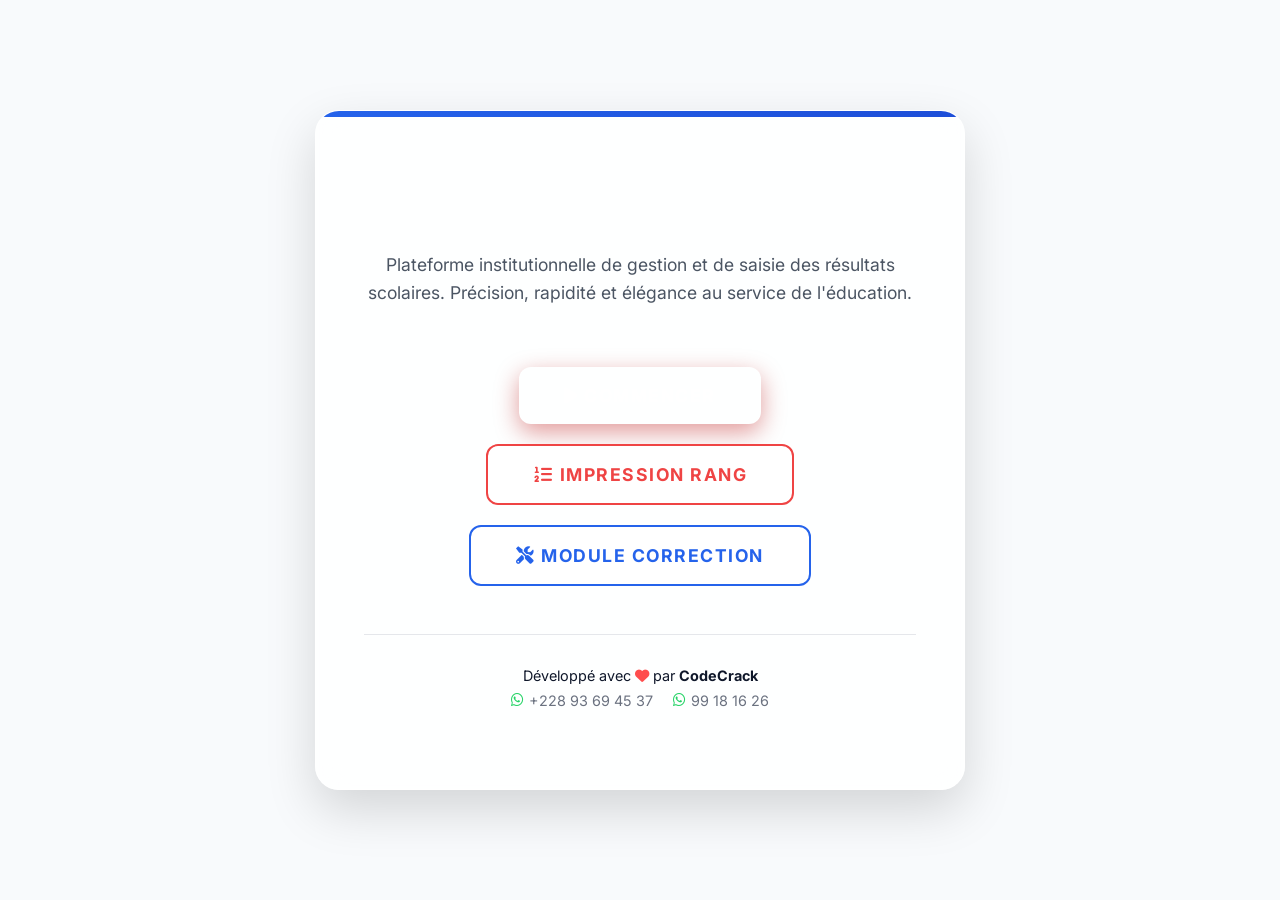
<file: index.html>
<!DOCTYPE html>
<html lang="fr">
<head>
    <meta charset="UTF-8">
    <meta name="viewport" content="width=device-width, initial-scale=1.0">
    <title>Saisie des Bulletins de Note | Accueil</title>
    <link rel="stylesheet" href="style.css">
    <link rel="stylesheet" href="https://cdnjs.cloudflare.com/ajax/libs/font-awesome/6.0.0/css/all.min.css">
</head>
<body>
    <main class="main-container">
        <div class="glass-card animate-fade-in">
            <h1 style="font-size: 3.5rem; margin-bottom: 1.5rem;">GestBull_JS</h1>
            <p class="description">Plateforme institutionnelle de gestion et de saisie des résultats scolaires. Précision, rapidité et élégance au service de l'éducation.</p>
            <br>
            
            <div style="display: flex; gap: 20px; justify-content: center; flex-wrap: wrap;">
                <a href="Choix.html" class="btn-premium btn-pulse">
                    <i class="fas fa-play"></i>
                    <span>Commencer</span>
                </a>
                <a href="selection_rangs.php" class="btn-premium" style="background: white; color: var(--secondary-color); border: 2px solid var(--secondary-color); box-shadow: none;">
                    <i class="fas fa-list-ol"></i>
                    <span>Impression Rang</span>
                </a>
                <a href="correction.php" class="btn-premium" style="background: white; color: var(--primary-color); border: 2px solid var(--primary-color); box-shadow: none;">
                    <i class="fas fa-screwdriver-wrench"></i>
                    <span>Module Correction</span>
                </a>
            </div>

            <footer style="margin-top: 3rem; border-top: 1px solid #e5e7eb; padding-top: 2rem;">
                <p style="margin-bottom: 0.5rem; color: var(--text-color-dark);">Développé avec <i class="fas fa-heart" style="color: #ff4d4d;"></i> par <strong>CodeCrack</strong></p>
                <div style="font-size: 0.9rem; color: #6b7280; display: flex; justify-content: center; gap: 20px;">
                    <a href="https://wa.me/22893694537" target="_blank" rel="noopener noreferrer" style="color: #6b7280; text-decoration: none; transition: var(--transition); display: flex; align-items: center; gap: 5px;">
                        <i class="fab fa-whatsapp" style="color: #25d366;"></i> +228 93 69 45 37
                    </a>
                    <a href="https://wa.me/22899181626" target="_blank" rel="noopener noreferrer" style="color: #6b7280; text-decoration: none; transition: var(--transition); display: flex; align-items: center; gap: 5px;">
                        <i class="fab fa-whatsapp" style="color: #25d366;"></i> 99 18 16 26
                    </a>
                </div>
            </footer>
        </div>
    </main>
</body>
</html>
</file>
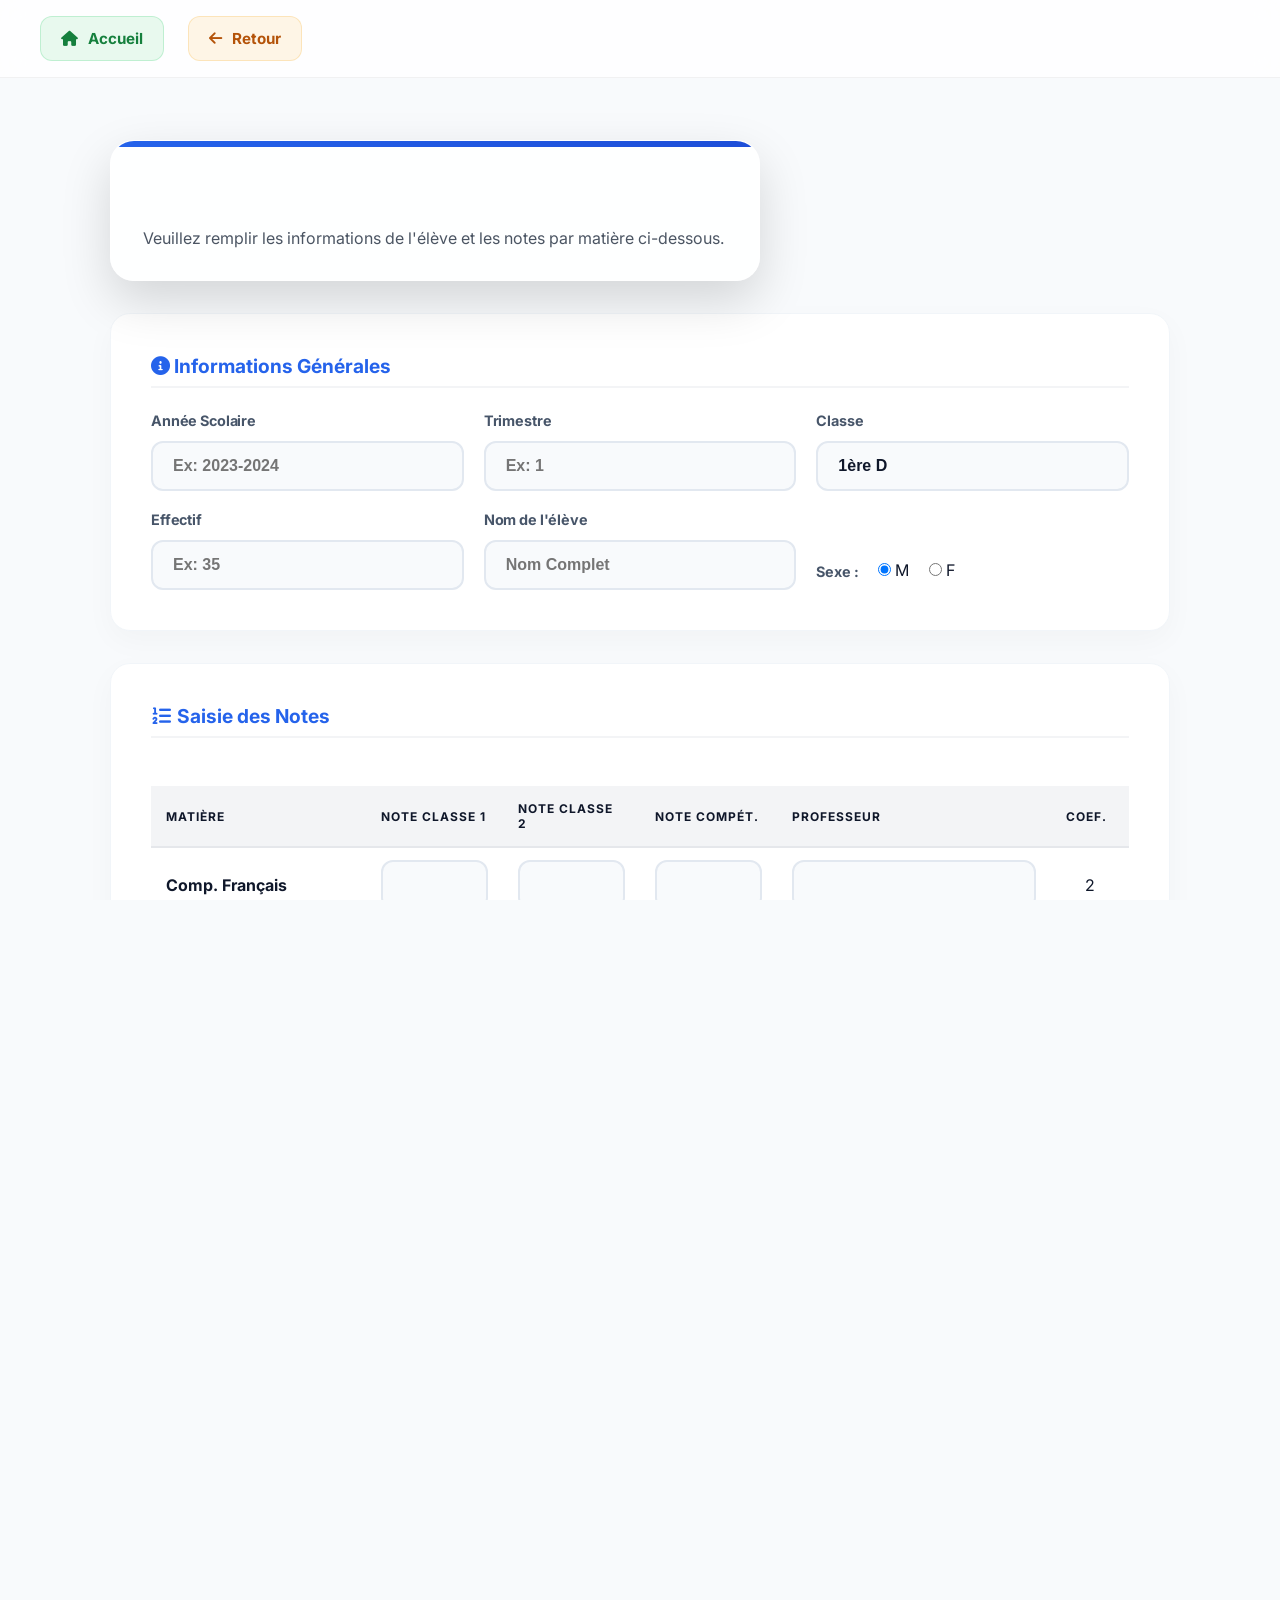
<file: 1er D.html>
<!DOCTYPE html>
<html lang="fr">

<head>
    <meta charset="UTF-8">
    <meta name="viewport" content="width=device-width, initial-scale=1.0">
    <title>Saisie des Notes | Première D</title>
    <link rel="stylesheet" href="style.css">
    <link rel="stylesheet" href="https://cdnjs.cloudflare.com/ajax/libs/font-awesome/6.0.0/css/all.min.css">
</head>

<body>
    <header class="premium-header">
        <a id="homeButton" href="index.html" class="nav-link home no-print">
            <i class="fas fa-home"></i> Accueil
        </a>
        <a id="backButton" href="serie.html" class="nav-link back no-print">
            <i class="fas fa-arrow-left"></i> Retour
        </a>
    </header>

    <main class="main-container">
        <div class="form-container animate-fade-in">
            <div class="glass-card" style="padding: 2rem; margin-bottom: 2rem; text-align: left;">
                <h1 style="font-size: 2rem; margin-bottom: 1rem;">Bulletin de Notes - Saisie (Première D)</h1>
                <p style="margin-bottom: 0;">Veuillez remplir les informations de l'élève et les notes par matière
                    ci-dessous.</p>
            </div>

            <form action="bulletin1ere D.php" method="POST">
                <!-- Informations générales -->
                <div class="card-section">
                    <h2
                        style="font-size: 1.2rem; color: var(--primary-color); margin-bottom: 1.5rem; border-bottom: 2px solid #f3f4f6; padding-bottom: 0.5rem;">
                        <i class="fas fa-info-circle"></i> Informations Générales
                    </h2>
                    <div style="display: grid; grid-template-columns: repeat(auto-fit, minmax(250px, 1fr)); gap: 20px;">
                        <div>
                            <label for="anneeScolaire" class="form-label">Année Scolaire</label>
                            <input type="text" id="anneeScolaire" name="anneeScolaire" class="form-control-premium"
                                placeholder="Ex: 2023-2024" required>
                        </div>
                        <div>
                            <label for="trimestre" class="form-label">Trimestre</label>
                            <input type="text" id="trimestre" name="trimestre" class="form-control-premium"
                                placeholder="Ex: 1" required>
                        </div>
                        <div>
                            <label for="classe" class="form-label">Classe</label>
                            <input type="text" id="classe" name="classe" class="form-control-premium" value="1ère D"
                                readonly>
                        </div>
                        <div>
                            <label for="effectif" class="form-label">Effectif</label>
                            <input type="number" id="effectif" name="effectif" class="form-control-premium"
                                placeholder="Ex: 35" required>
                        </div>
                        <div>
                            <label for="nomEleve" class="form-label">Nom de l'élève</label>
                            <input type="text" id="nomEleve" name="nomEleve" class="form-control-premium"
                                placeholder="Nom Complet" required>
                        </div>
                        <div style="display: flex; align-items: flex-end; gap: 20px; padding-bottom: 10px;">
                            <label class="form-label" style="margin-bottom: 0;">Sexe :</label>
                            <label style="cursor: pointer; color: var(--text-color-dark);"><input type="radio"
                                    name="gender" value="Garçon" checked> M</label>
                            <label style="cursor: pointer; color: var(--text-color-dark);"><input type="radio"
                                    name="gender" value="Fille"> F</label>
                        </div>
                    </div>
                </div>

                <!-- Saisie des Notes -->
                <div class="card-section">
                    <h2
                        style="font-size: 1.2rem; color: var(--primary-color); margin-bottom: 1.5rem; border-bottom: 2px solid #f3f4f6; padding-bottom: 0.5rem;">
                        <i class="fas fa-list-ol"></i> Saisie des Notes
                    </h2>
                    <div style="overflow-x: auto;">
                        <table class="table-premium">
                            <thead>
                                <tr>
                                    <th style="width: 22%;">Matière</th>
                                    <th style="width: 14%;">Note Classe 1</th>
                                    <th style="width: 14%;">Note Classe 2</th>
                                    <th style="width: 14%;">Note Compét.</th>
                                    <th style="width: 28%;">Professeur</th>
                                    <th style="width: 8%;">Coef.</th>
                                </tr>
                            </thead>
                            <tbody>
                                <tr>
                                    <td><strong>Comp. Français</strong></td>
                                    <td><input type="number" step="0.01" min="0" max="99.99"
                                            class="form-control-premium" name="noteClasseFrancaise1" required></td>
                                    <td><input type="number" step="0.01" min="0" max="99.99"
                                            class="form-control-premium" name="noteClasseFrancaise2" required></td>
                                    <td><input type="number" step="0.01" min="0" max="99.99"
                                            class="form-control-premium" name="noteCompFrancaise" required></td>
                                    <td><input type="text" class="form-control-premium" name="profCompFrancaise"
                                            required></td>
                                    <td style="text-align: center;">2</td>
                                </tr>
                                <tr>
                                    <td><strong>Anglais</strong></td>
                                    <td><input type="number" step="0.01" min="0" max="99.99"
                                            class="form-control-premium" name="noteClasseAnglais1" required></td>
                                    <td><input type="number" step="0.01" min="0" max="99.99"
                                            class="form-control-premium" name="noteClasseAnglais2" required></td>
                                    <td><input type="number" step="0.01" min="0" max="99.99"
                                            class="form-control-premium" name="noteCompAnglais" required></td>
                                    <td><input type="text" class="form-control-premium" name="profCompAnglais" required>
                                    </td>
                                    <td style="text-align: center;">2</td>
                                </tr>
                                <tr>
                                    <td><strong>Histoire-Géo</strong></td>
                                    <td><input type="number" step="0.01" min="0" max="99.99"
                                            class="form-control-premium" name="noteClasseHistoireGeo1" required></td>
                                    <td><input type="number" step="0.01" min="0" max="99.99"
                                            class="form-control-premium" name="noteClasseHistoireGeo2" required></td>
                                    <td><input type="number" step="0.01" min="0" max="99.99"
                                            class="form-control-premium" name="noteCompHistoireGeo" required></td>
                                    <td><input type="text" class="form-control-premium" name="profCompHistoireGeo"
                                            required></td>
                                    <td style="text-align: center;">2</td>
                                </tr>
                                <tr>
                                    <td><strong>Philosophie</strong></td>
                                    <td><input type="number" step="0.01" min="0" max="99.99"
                                            class="form-control-premium" name="noteClassePhilo1" required></td>
                                    <td><input type="number" step="0.01" min="0" max="99.99"
                                            class="form-control-premium" name="noteClassePhilo2" required></td>
                                    <td><input type="number" step="0.01" min="0" max="99.99"
                                            class="form-control-premium" name="noteCompPhilo" required></td>
                                    <td><input type="text" class="form-control-premium" name="profCompPhilo" required>
                                    </td>
                                    <td style="text-align: center;">2</td>
                                </tr>
                                <tr>
                                    <td><strong>ECM</strong></td>
                                    <td><input type="number" step="0.01" min="0" max="99.99"
                                            class="form-control-premium" name="noteClasseECM1" required></td>
                                    <td><input type="number" step="0.01" min="0" max="99.99"
                                            class="form-control-premium" name="noteClasseECM2" required></td>
                                    <td><input type="number" step="0.01" min="0" max="99.99"
                                            class="form-control-premium" name="noteCompECM" required></td>
                                    <td><input type="text" class="form-control-premium" name="profCompECM" required>
                                    </td>
                                    <td style="text-align: center;">2</td>
                                </tr>
                                <tr>
                                    <td><strong>Allemand</strong></td>
                                    <td><input type="number" step="0.01" min="0" max="99.99"
                                            class="form-control-premium" name="noteClasseAll1"></td>
                                    <td><input type="number" step="0.01" min="0" max="99.99"
                                            class="form-control-premium" name="noteClasseAll2"></td>
                                    <td><input type="number" step="0.01" min="0" max="99.99"
                                            class="form-control-premium" name="noteCompAll"></td>
                                    <td><input type="text" class="form-control-premium" name="profCompAll"></td>
                                    <td style="text-align: center;">2</td>
                                </tr>
                                <tr>
                                    <td><strong>Espagnol</strong></td>
                                    <td><input type="number" step="0.01" min="0" max="99.99"
                                            class="form-control-premium" name="noteClasseEsp1"></td>
                                    <td><input type="number" step="0.01" min="0" max="99.99"
                                            class="form-control-premium" name="noteClasseEsp2"></td>
                                    <td><input type="number" step="0.01" min="0" max="99.99"
                                            class="form-control-premium" name="noteCompEsp"></td>
                                    <td><input type="text" class="form-control-premium" name="profCompEsp"></td>
                                    <td style="text-align: center;">2</td>
                                </tr>
                                <tr>
                                    <td><strong>Mathématiques</strong></td>
                                    <td><input type="number" step="0.01" min="0" max="99.99"
                                            class="form-control-premium" name="noteClasseMath1" required></td>
                                    <td><input type="number" step="0.01" min="0" max="99.99"
                                            class="form-control-premium" name="noteClasseMath2" required></td>
                                    <td><input type="number" step="0.01" min="0" max="99.99"
                                            class="form-control-premium" name="noteCompMath" required></td>
                                    <td><input type="text" class="form-control-premium" name="profCompMath" required>
                                    </td>
                                    <td style="text-align: center;">3</td>
                                </tr>
                                <tr>
                                    <td><strong>SVT</strong></td>
                                    <td><input type="number" step="0.01" min="0" max="99.99"
                                            class="form-control-premium" name="noteClasseSVT1" required></td>
                                    <td><input type="number" step="0.01" min="0" max="99.99"
                                            class="form-control-premium" name="noteClasseSVT2" required></td>
                                    <td><input type="number" step="0.01" min="0" max="99.99"
                                            class="form-control-premium" name="noteCompSVT" required></td>
                                    <td><input type="text" class="form-control-premium" name="profCompSVT" required>
                                    </td>
                                    <td style="text-align: center;">4</td>
                                </tr>
                                <tr>
                                    <td><strong>PCT / P-C</strong></td>
                                    <td><input type="number" step="0.01" min="0" max="99.99"
                                            class="form-control-premium" name="noteClassePhysique1" required></td>
                                    <td><input type="number" step="0.01" min="0" max="99.99"
                                            class="form-control-premium" name="noteClassePhysique2" required></td>
                                    <td><input type="number" step="0.01" min="0" max="99.99"
                                            class="form-control-premium" name="noteCompPhysique" required></td>
                                    <td><input type="text" class="form-control-premium" name="profCompPhysique"
                                            required></td>
                                    <td style="text-align: center;">3</td>
                                </tr>
                                <tr>
                                    <td><strong>EPS</strong></td>
                                    <td><input type="number" step="0.01" min="0" max="99.99"
                                            class="form-control-premium" name="noteClasseEPS1"></td>
                                    <td><input type="number" step="0.01" min="0" max="99.99"
                                            class="form-control-premium" name="noteClasseEPS2"></td>
                                    <td><input type="number" step="0.01" min="0" max="99.99"
                                            class="form-control-premium" name="noteCompEPS"></td>
                                    <td><input type="text" class="form-control-premium" name="profCompEPS"></td>
                                    <td><input type="number" class="form-control-premium" name="coefE"
                                            placeholder="Coef"></td>
                                </tr>
                                <tr>
                                    <td><strong>Musique... Dessin...</strong></td>
                                    <td><input type="number" step="0.01" min="0" max="99.99"
                                            class="form-control-premium" name="noteClasseFac1"></td>
                                    <td><input type="number" step="0.01" min="0" max="99.99"
                                            class="form-control-premium" name="noteClasseFac2"></td>
                                    <td><input type="number" step="0.01" min="0" max="99.99"
                                            class="form-control-premium" name="noteCompFac"></td>
                                    <td><input type="text" class="form-control-premium" name="profCompFac"></td>
                                    <td><input type="number" class="form-control-premium" name="coef"
                                            placeholder="Coef"></td>
                                </tr>
                            </tbody>
                        </table>
                    </div>
                </div>

                <!-- Signatures -->
                <div class="card-section">
                    <h2
                        style="font-size: 1.2rem; color: var(--primary-color); margin-bottom: 1.5rem; border-bottom: 2px solid #f3f4f6; padding-bottom: 0.5rem;">
                        <i class="fas fa-signature"></i> Signatures par défaut
                    </h2>
                    <div style="display: grid; grid-template-columns: 1fr 1fr; gap: 20px;">
                        <div>
                            <label for="titu" class="form-label">Titulaire de classe</label>
                            <input type="text" id="titu" name="titu" class="form-control-premium"
                                placeholder="Nom du Titulaire" required>
                        </div>
                        <div>
                            <label for="directeur" class="form-label">Le Directeur</label>
                            <input type="text" id="directeur" name="directeur" class="form-control-premium"
                                placeholder="Nom du Directeur" required>
                        </div>
                    </div>
                </div>

                <div style="text-align: center; margin: 3rem 0;">
                    <button type="submit" class="btn-premium" style="width: 100%; max-width: 400px; font-size: 1.3rem;">
                        <i class="fas fa-save"></i> Enregistrer le Bulletin
                    </button>
                </div>
            </form>
        </div>
    </main>

    <footer style="padding: 2rem 0; opacity: 0.5;">
        <p>Bulletin Jsauveur &copy; 2024 - Tous droits réservés</p>
    </footer>
    <script src="validator.js"></script>
</body>

</html>
</file>
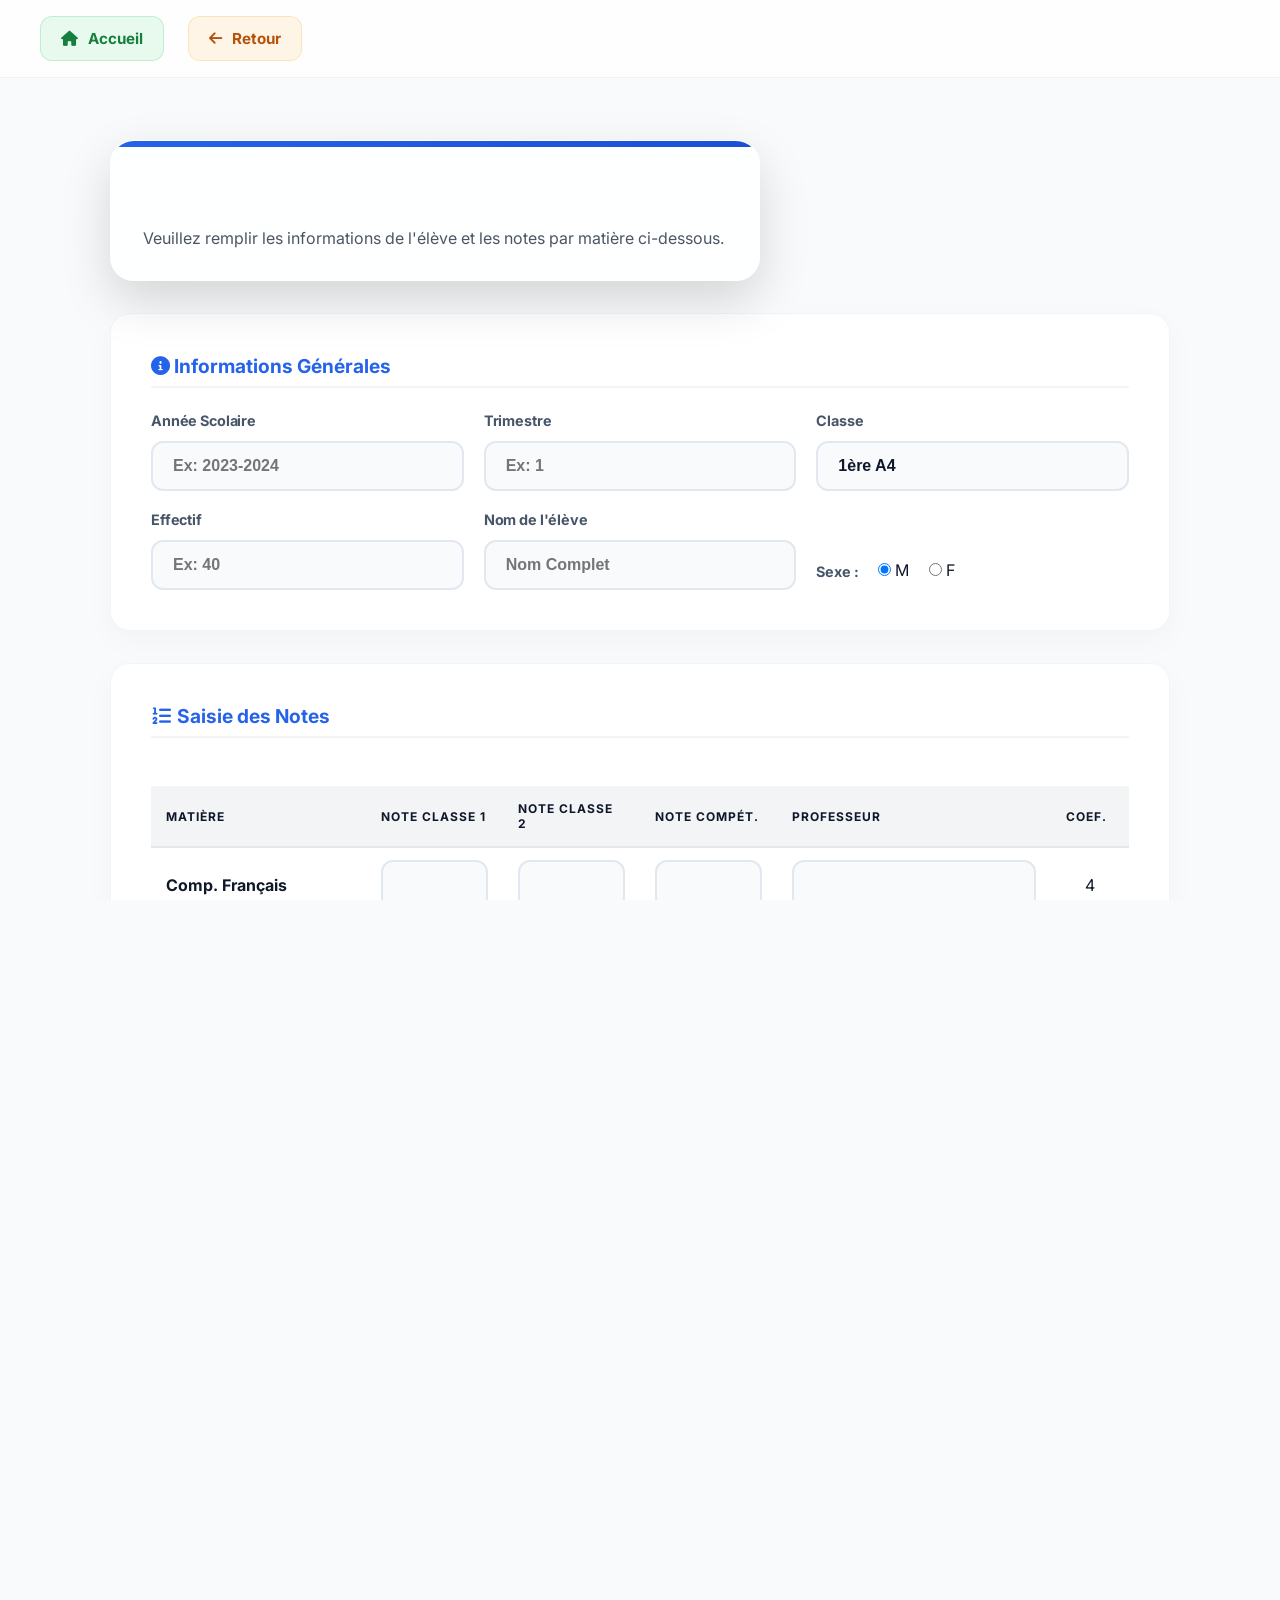
<file: 1ere A4.html>
<!DOCTYPE html>
<html lang="fr">

<head>
    <meta charset="UTF-8">
    <meta name="viewport" content="width=device-width, initial-scale=1.0">
    <title>Saisie des Notes | Première A4</title>
    <link rel="stylesheet" href="style.css">
    <link rel="stylesheet" href="https://cdnjs.cloudflare.com/ajax/libs/font-awesome/6.0.0/css/all.min.css">
</head>

<body>
    <header class="premium-header">
        <a id="homeButton" href="index.html" class="nav-link home no-print">
            <i class="fas fa-home"></i> Accueil
        </a>
        <a id="backButton" href="serie.html" class="nav-link back no-print">
            <i class="fas fa-arrow-left"></i> Retour
        </a>
    </header>

    <main class="main-container">
        <div class="form-container animate-fade-in">
            <div class="glass-card" style="padding: 2rem; margin-bottom: 2rem; text-align: left;">
                <h1 style="font-size: 2rem; margin-bottom: 1rem;">Bulletin de Notes - Saisie (Première A4)</h1>
                <p style="margin-bottom: 0;">Veuillez remplir les informations de l'élève et les notes par matière
                    ci-dessous.</p>
            </div>

            <form action="bulletin1er A4.php" method="POST">
                <!-- Informations générales -->
                <div class="card-section">
                    <h2
                        style="font-size: 1.2rem; color: var(--primary-color); margin-bottom: 1.5rem; border-bottom: 2px solid #f3f4f6; padding-bottom: 0.5rem;">
                        <i class="fas fa-info-circle"></i> Informations Générales
                    </h2>
                    <div style="display: grid; grid-template-columns: repeat(auto-fit, minmax(250px, 1fr)); gap: 20px;">
                        <div>
                            <label for="anneeScolaire" class="form-label">Année Scolaire</label>
                            <input type="text" id="anneeScolaire" name="anneeScolaire" class="form-control-premium"
                                placeholder="Ex: 2023-2024" required>
                        </div>
                        <div>
                            <label for="trimestre" class="form-label">Trimestre</label>
                            <input type="text" id="trimestre" name="trimestre" class="form-control-premium"
                                placeholder="Ex: 1" required>
                        </div>
                        <div>
                            <label for="classe" class="form-label">Classe</label>
                            <input type="text" id="classe" name="classe" class="form-control-premium" value="1ère A4"
                                readonly>
                        </div>
                        <div>
                            <label for="effectif" class="form-label">Effectif</label>
                            <input type="number" id="effectif" name="effectif" class="form-control-premium"
                                placeholder="Ex: 40" required>
                        </div>
                        <div>
                            <label for="nomEleve" class="form-label">Nom de l'élève</label>
                            <input type="text" id="nomEleve" name="nomEleve" class="form-control-premium"
                                placeholder="Nom Complet" required>
                        </div>
                        <div style="display: flex; align-items: flex-end; gap: 20px; padding-bottom: 10px;">
                            <label class="form-label" style="margin-bottom: 0;">Sexe :</label>
                            <label style="cursor: pointer; color: var(--text-color-dark);"><input type="radio"
                                    name="gender" value="Garçon" checked> M</label>
                            <label style="cursor: pointer; color: var(--text-color-dark);"><input type="radio"
                                    name="gender" value="Fille"> F</label>
                        </div>
                    </div>
                </div>

                <!-- Saisie des Notes -->
                <div class="card-section">
                    <h2
                        style="font-size: 1.2rem; color: var(--primary-color); margin-bottom: 1.5rem; border-bottom: 2px solid #f3f4f6; padding-bottom: 0.5rem;">
                        <i class="fas fa-list-ol"></i> Saisie des Notes
                    </h2>
                    <div style="overflow-x: auto;">
                        <table class="table-premium">
                            <thead>
                                <tr>
                                    <th style="width: 22%;">Matière</th>
                                    <th style="width: 14%;">Note Classe 1</th>
                                    <th style="width: 14%;">Note Classe 2</th>
                                    <th style="width: 14%;">Note Compét.</th>
                                    <th style="width: 28%;">Professeur</th>
                                    <th style="width: 8%;">Coef.</th>
                                </tr>
                            </thead>
                            <tbody>
                                <tr>
                                    <td><strong>Comp. Français</strong></td>
                                    <td><input type="number" step="0.01" min="0" max="99.99"
                                            class="form-control-premium" name="noteClasseFrancaise1" required></td>
                                    <td><input type="number" step="0.01" min="0" max="99.99"
                                            class="form-control-premium" name="noteClasseFrancaise2" required></td>
                                    <td><input type="number" step="0.01" min="0" max="99.99"
                                            class="form-control-premium" name="noteCompFrancaise" required></td>
                                    <td><input type="text" class="form-control-premium" name="profCompFrancaise"
                                            required></td>
                                    <td style="text-align: center;">4</td>
                                </tr>
                                <tr>
                                    <td><strong>Anglais</strong></td>
                                    <td><input type="number" step="0.01" min="0" max="99.99"
                                            class="form-control-premium" name="noteClasseAnglais1" required></td>
                                    <td><input type="number" step="0.01" min="0" max="99.99"
                                            class="form-control-premium" name="noteClasseAnglais2" required></td>
                                    <td><input type="number" step="0.01" min="0" max="99.99"
                                            class="form-control-premium" name="noteCompAnglais" required></td>
                                    <td><input type="text" class="form-control-premium" name="profCompAnglais" required>
                                    </td>
                                    <td style="text-align: center;">3</td>
                                </tr>
                                <tr>
                                    <td><strong>Histoire-Géo</strong></td>
                                    <td><input type="number" step="0.01" min="0" max="99.99"
                                            class="form-control-premium" name="noteClasseHistoireGeo1" required></td>
                                    <td><input type="number" step="0.01" min="0" max="99.99"
                                            class="form-control-premium" name="noteClasseHistoireGeo2" required></td>
                                    <td><input type="number" step="0.01" min="0" max="99.99"
                                            class="form-control-premium" name="noteCompHistoireGeo" required></td>
                                    <td><input type="text" class="form-control-premium" name="profCompHistoireGeo"
                                            required></td>
                                    <td style="text-align: center;">3</td>
                                </tr>
                                <tr>
                                    <td><strong>Philosophie</strong></td>
                                    <td><input type="number" step="0.01" min="0" max="99.99"
                                            class="form-control-premium" name="noteClassePhilo1" required></td>
                                    <td><input type="number" step="0.01" min="0" max="99.99"
                                            class="form-control-premium" name="noteClassePhilo2" required></td>
                                    <td><input type="number" step="0.01" min="0" max="99.99"
                                            class="form-control-premium" name="noteCompPhilo" required></td>
                                    <td><input type="text" class="form-control-premium" name="profCompPhilo" required>
                                    </td>
                                    <td style="text-align: center;">3</td>
                                </tr>
                                <tr>
                                    <td><strong>Allemand</strong></td>
                                    <td><input type="number" step="0.01" min="0" max="99.99"
                                            class="form-control-premium" name="noteClasseAll1"></td>
                                    <td><input type="number" step="0.01" min="0" max="99.99"
                                            class="form-control-premium" name="noteClasseAll2"></td>
                                    <td><input type="number" step="0.01" min="0" max="99.99"
                                            class="form-control-premium" name="noteCompAll"></td>
                                    <td><input type="text" class="form-control-premium" name="profCompAll"></td>
                                    <td style="text-align: center;">2</td>
                                </tr>
                                <tr>
                                    <td><strong>Espagnol</strong></td>
                                    <td><input type="number" step="0.01" min="0" max="99.99"
                                            class="form-control-premium" name="noteClasseEsp1"></td>
                                    <td><input type="number" step="0.01" min="0" max="99.99"
                                            class="form-control-premium" name="noteClasseEsp2"></td>
                                    <td><input type="number" step="0.01" min="0" max="99.99"
                                            class="form-control-premium" name="noteCompEsp"></td>
                                    <td><input type="text" class="form-control-premium" name="profCompEsp"></td>
                                    <td style="text-align: center;">2</td>
                                </tr>
                                <tr>
                                    <td><strong>ECM</strong></td>
                                    <td><input type="number" step="0.01" min="0" max="99.99"
                                            class="form-control-premium" name="noteClasseECM1" required></td>
                                    <td><input type="number" step="0.01" min="0" max="99.99"
                                            class="form-control-premium" name="noteClasseECM2" required></td>
                                    <td><input type="number" step="0.01" min="0" max="99.99"
                                            class="form-control-premium" name="noteCompECM" required></td>
                                    <td><input type="text" class="form-control-premium" name="profCompECM" required>
                                    </td>
                                    <td style="text-align: center;">2</td>
                                </tr>
                                <tr>
                                    <td><strong>Mathématiques</strong></td>
                                    <td><input type="number" step="0.01" min="0" max="99.99"
                                            class="form-control-premium" name="noteClasseMath1" required></td>
                                    <td><input type="number" step="0.01" min="0" max="99.99"
                                            class="form-control-premium" name="noteClasseMath2" required></td>
                                    <td><input type="number" step="0.01" min="0" max="99.99"
                                            class="form-control-premium" name="noteCompMath" required></td>
                                    <td><input type="text" class="form-control-premium" name="profCompMath" required>
                                    </td>
                                    <td style="text-align: center;">2</td>
                                </tr>
                                <tr>
                                    <td><strong>SVT</strong></td>
                                    <td><input type="number" step="0.01" min="0" max="99.99"
                                            class="form-control-premium" name="noteClasseSVT1" required></td>
                                    <td><input type="number" step="0.01" min="0" max="99.99"
                                            class="form-control-premium" name="noteClasseSVT2" required></td>
                                    <td><input type="number" step="0.01" min="0" max="99.99"
                                            class="form-control-premium" name="noteCompSVT" required></td>
                                    <td><input type="text" class="form-control-premium" name="profCompSVT" required>
                                    </td>
                                    <td style="text-align: center;">1</td>
                                </tr>
                                <tr>
                                    <td><strong>PCT / P-C</strong></td>
                                    <td><input type="number" step="0.01" min="0" max="99.99"
                                            class="form-control-premium" name="noteClassePhysique1" required></td>
                                    <td><input type="number" step="0.01" min="0" max="99.99"
                                            class="form-control-premium" name="noteClassePhysique2" required></td>
                                    <td><input type="number" step="0.01" min="0" max="99.99"
                                            class="form-control-premium" name="noteCompPhysique" required></td>
                                    <td><input type="text" class="form-control-premium" name="profCompPhysique"
                                            required></td>
                                    <td style="text-align: center;">1</td>
                                </tr>
                                <tr>
                                    <td><strong>EPS</strong></td>
                                    <td><input type="number" step="0.01" min="0" max="99.99"
                                            class="form-control-premium" name="noteClasseEPS1"></td>
                                    <td><input type="number" step="0.01" min="0" max="99.99"
                                            class="form-control-premium" name="noteClasseEPS2"></td>
                                    <td><input type="number" step="0.01" min="0" max="99.99"
                                            class="form-control-premium" name="noteCompEPS"></td>
                                    <td><input type="text" class="form-control-premium" name="profCompEPS"></td>
                                    <td><input type="number" class="form-control-premium" name="coefE"
                                            placeholder="Coef"></td>
                                </tr>
                                <tr>
                                    <td><strong>Musique/Dessin...</strong></td>
                                    <td><input type="number" step="0.01" min="0" max="99.99"
                                            class="form-control-premium" name="noteClasseFac1"></td>
                                    <td><input type="number" step="0.01" min="0" max="99.99"
                                            class="form-control-premium" name="noteClasseFac2"></td>
                                    <td><input type="number" step="0.01" min="0" max="99.99"
                                            class="form-control-premium" name="noteCompFac"></td>
                                    <td><input type="text" class="form-control-premium" name="profCompFac"></td>
                                    <td><input type="number" class="form-control-premium" name="coef"
                                            placeholder="Coef"></td>
                                </tr>
                            </tbody>
                        </table>
                    </div>
                </div>

                <!-- Signatures -->
                <div class="card-section">
                    <h2
                        style="font-size: 1.2rem; color: var(--primary-color); margin-bottom: 1.5rem; border-bottom: 2px solid #f3f4f6; padding-bottom: 0.5rem;">
                        <i class="fas fa-signature"></i> Signatures par défaut
                    </h2>
                    <div style="display: grid; grid-template-columns: 1fr 1fr; gap: 20px;">
                        <div>
                            <label for="titu" class="form-label">Titulaire de classe</label>
                            <input type="text" id="titu" name="titu" class="form-control-premium"
                                placeholder="Nom du Titulaire" required>
                        </div>
                        <div>
                            <label for="directeur" class="form-label">Le Directeur</label>
                            <input type="text" id="directeur" name="directeur" class="form-control-premium"
                                placeholder="Nom du Directeur" required>
                        </div>
                    </div>
                </div>

                <div style="text-align: center; margin: 3rem 0;">
                    <button type="submit" class="btn-premium" style="width: 100%; max-width: 400px; font-size: 1.3rem;">
                        <i class="fas fa-save"></i> Enregistrer le Bulletin
                    </button>
                </div>
            </form>
        </div>
    </main>

    <footer style="padding: 2rem 0; opacity: 0.5;">
        <p>Bulletin Jsauveur &copy; 2024 - Tous droits réservés</p>
    </footer>
    <script src="validator.js"></script>
</body>

</html>
</file>
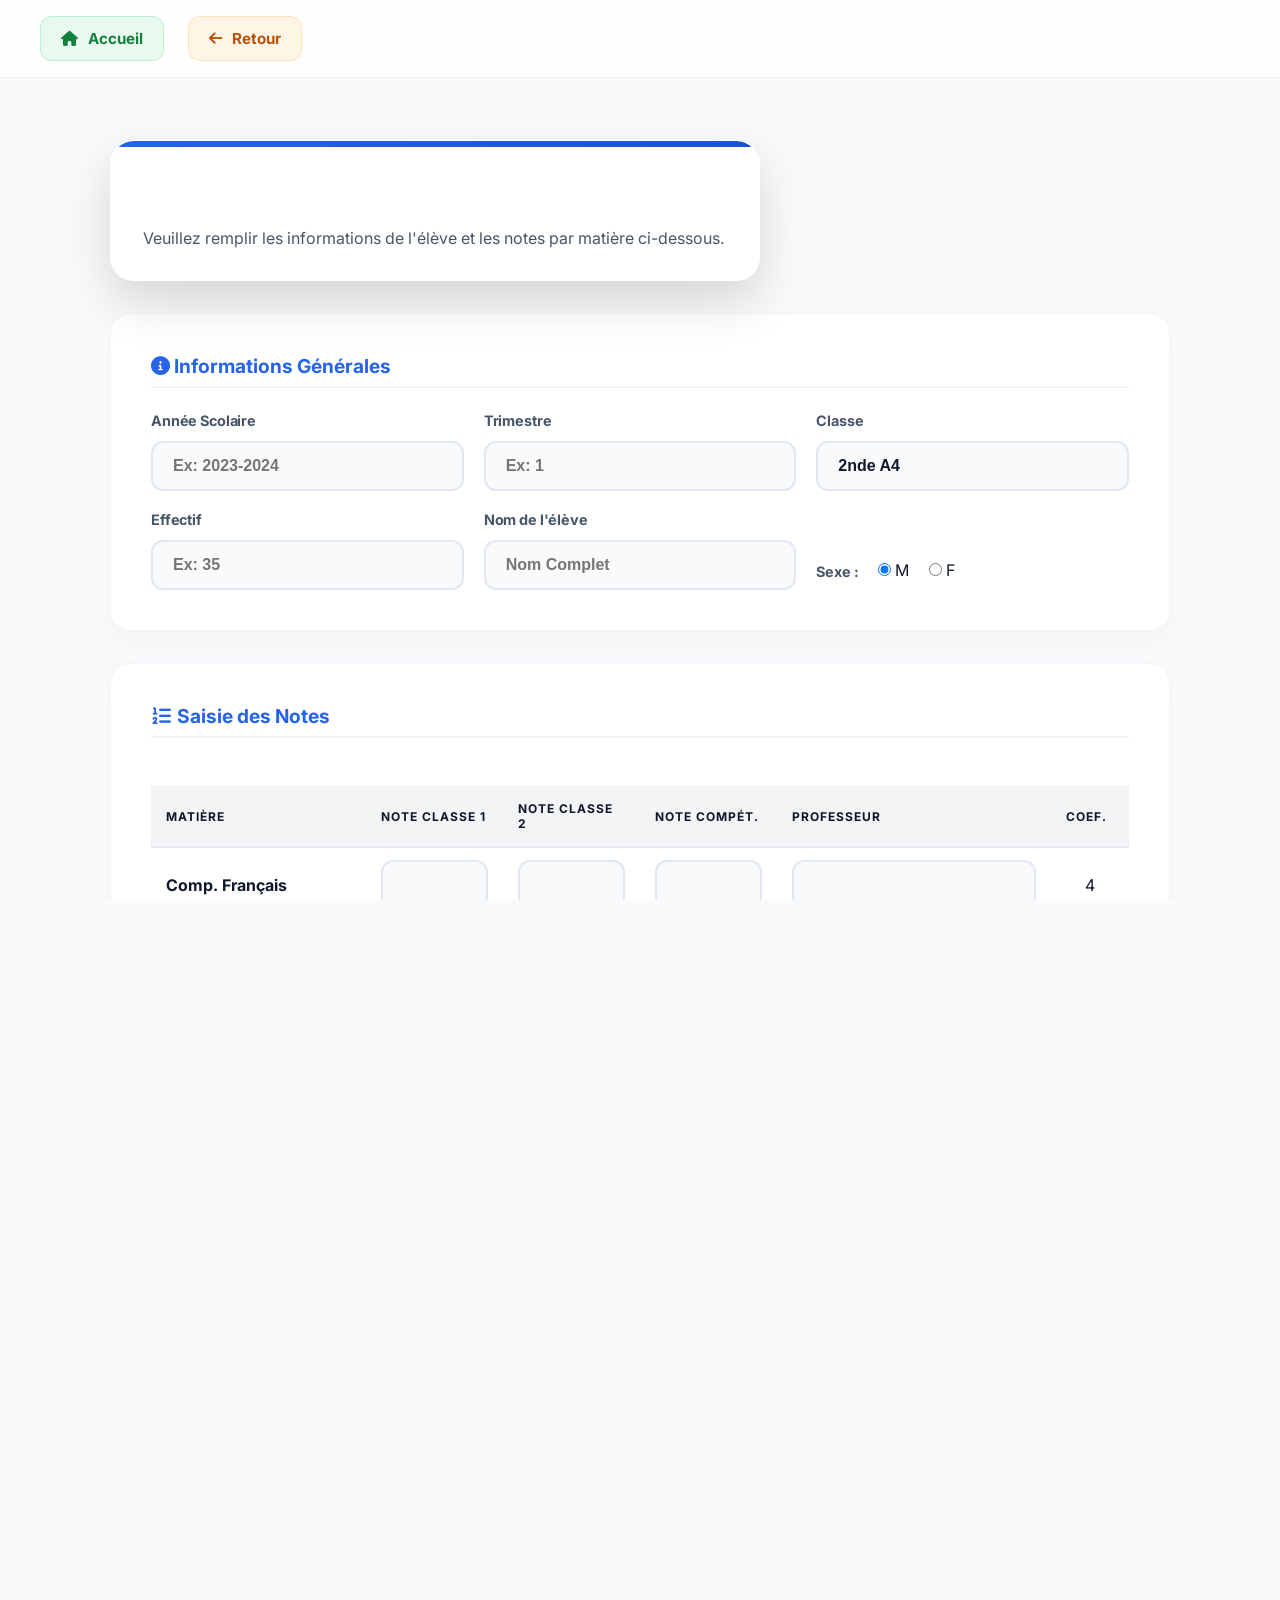
<file: 2nde A4.html>
<!DOCTYPE html>
<html lang="fr">

<head>
    <meta charset="UTF-8">
    <meta name="viewport" content="width=device-width, initial-scale=1.0">
    <title>Saisie des Notes | Seconde A4</title>
    <link rel="stylesheet" href="style.css">
    <link rel="stylesheet" href="https://cdnjs.cloudflare.com/ajax/libs/font-awesome/6.0.0/css/all.min.css">
</head>

<body>
    <header class="premium-header">
        <a id="homeButton" href="index.html" class="nav-link home no-print">
            <i class="fas fa-home"></i> Accueil
        </a>
        <a id="backButton" href="serie.html" class="nav-link back no-print">
            <i class="fas fa-arrow-left"></i> Retour
        </a>
    </header>

    <main class="main-container">
        <div class="form-container animate-fade-in">
            <div class="glass-card" style="padding: 2rem; margin-bottom: 2rem; text-align: left;">
                <h1 style="font-size: 2rem; margin-bottom: 1rem;">Bulletin de Notes - Saisie (Seconde A4)</h1>
                <p style="margin-bottom: 0;">Veuillez remplir les informations de l'élève et les notes par matière
                    ci-dessous.</p>
            </div>

            <form action="bulletin2nd A4.php" method="POST">
                <!-- Informations générales -->
                <div class="card-section">
                    <h2
                        style="font-size: 1.2rem; color: var(--primary-color); margin-bottom: 1.5rem; border-bottom: 2px solid #f3f4f6; padding-bottom: 0.5rem;">
                        <i class="fas fa-info-circle"></i> Informations Générales
                    </h2>
                    <div style="display: grid; grid-template-columns: repeat(auto-fit, minmax(250px, 1fr)); gap: 20px;">
                        <div>
                            <label for="anneeScolaire" class="form-label">Année Scolaire</label>
                            <input type="text" id="anneeScolaire" name="anneeScolaire" class="form-control-premium"
                                placeholder="Ex: 2023-2024" required>
                        </div>
                        <div>
                            <label for="trimestre" class="form-label">Trimestre</label>
                            <input type="text" id="trimestre" name="trimestre" class="form-control-premium"
                                placeholder="Ex: 1" required>
                        </div>
                        <div>
                            <label for="classe" class="form-label">Classe</label>
                            <input type="text" id="classe" name="classe" class="form-control-premium" value="2nde A4"
                                readonly>
                        </div>
                        <div>
                            <label for="effectif" class="form-label">Effectif</label>
                            <input type="number" id="effectif" name="effectif" class="form-control-premium"
                                placeholder="Ex: 35" required>
                        </div>
                        <div>
                            <label for="nomEleve" class="form-label">Nom de l'élève</label>
                            <input type="text" id="nomEleve" name="nomEleve" class="form-control-premium"
                                placeholder="Nom Complet" required>
                        </div>
                        <div style="display: flex; align-items: flex-end; gap: 20px; padding-bottom: 10px;">
                            <label class="form-label" style="margin-bottom: 0;">Sexe :</label>
                            <label style="cursor: pointer; color: var(--text-color-dark);"><input type="radio"
                                    name="gender" value="Garçon" checked> M</label>
                            <label style="cursor: pointer; color: var(--text-color-dark);"><input type="radio"
                                    name="gender" value="Fille"> F</label>
                        </div>
                    </div>
                </div>

                <!-- Saisie des Notes -->
                <div class="card-section">
                    <h2
                        style="font-size: 1.2rem; color: var(--primary-color); margin-bottom: 1.5rem; border-bottom: 2px solid #f3f4f6; padding-bottom: 0.5rem;">
                        <i class="fas fa-list-ol"></i> Saisie des Notes
                    </h2>
                    <div style="overflow-x: auto;">
                        <table class="table-premium">
                            <thead>
                                <tr>
                                    <th style="width: 22%;">Matière</th>
                                    <th style="width: 14%;">Note Classe 1</th>
                                    <th style="width: 14%;">Note Classe 2</th>
                                    <th style="width: 14%;">Note Compét.</th>
                                    <th style="width: 28%;">Professeur</th>
                                    <th style="width: 8%;">Coef.</th>
                                </tr>
                            </thead>
                            <tbody>
                                <tr>
                                    <td><strong>Comp. Français</strong></td>
                                    <td><input type="number" step="0.01" min="0" max="99.99"
                                            class="form-control-premium" name="noteClasseFrancaise1" required></td>
                                    <td><input type="number" step="0.01" min="0" max="99.99"
                                            class="form-control-premium" name="noteClasseFrancaise2" required></td>
                                    <td><input type="number" step="0.01" min="0" max="99.99"
                                            class="form-control-premium" name="noteCompFrancaise" required></td>
                                    <td><input type="text" class="form-control-premium" name="profCompFrancaise"
                                            required></td>
                                    <td style="text-align: center;">4</td>
                                </tr>
                                <tr>
                                    <td><strong>Anglais</strong></td>
                                    <td><input type="number" step="0.01" min="0" max="99.99"
                                            class="form-control-premium" name="noteClasseAnglais1" required></td>
                                    <td><input type="number" step="0.01" min="0" max="99.99"
                                            class="form-control-premium" name="noteClasseAnglais2" required></td>
                                    <td><input type="number" step="0.01" min="0" max="99.99"
                                            class="form-control-premium" name="noteCompAnglais" required></td>
                                    <td><input type="text" class="form-control-premium" name="profCompAnglais" required>
                                    </td>
                                    <td style="text-align: center;">3</td>
                                </tr>
                                <tr>
                                    <td><strong>Histoire-Géo</strong></td>
                                    <td><input type="number" step="0.01" min="0" max="99.99"
                                            class="form-control-premium" name="noteClasseHistoireGeo1" required></td>
                                    <td><input type="number" step="0.01" min="0" max="99.99"
                                            class="form-control-premium" name="noteClasseHistoireGeo2" required></td>
                                    <td><input type="number" step="0.01" min="0" max="99.99"
                                            class="form-control-premium" name="noteCompHistoireGeo" required></td>
                                    <td><input type="text" class="form-control-premium" name="profCompHistoireGeo"
                                            required></td>
                                    <td style="text-align: center;">3</td>
                                </tr>
                                <tr>
                                    <td><strong>Philosophie</strong></td>
                                    <td><input type="number" step="0.01" min="0" max="99.99"
                                            class="form-control-premium" name="noteClassePhilo1" required></td>
                                    <td><input type="number" step="0.01" min="0" max="99.99"
                                            class="form-control-premium" name="noteClassePhilo2" required></td>
                                    <td><input type="number" step="0.01" min="0" max="99.99"
                                            class="form-control-premium" name="noteCompPhilo" required></td>
                                    <td><input type="text" class="form-control-premium" name="profCompPhilo" required>
                                    </td>
                                    <td style="text-align: center;">3</td>
                                </tr>
                                <tr>
                                    <td><strong>Allemand</strong></td>
                                    <td><input type="number" step="0.01" min="0" max="99.99"
                                            class="form-control-premium" name="noteClasseAll1" required></td>
                                    <td><input type="number" step="0.01" min="0" max="99.99"
                                            class="form-control-premium" name="noteClasseAll2" required></td>
                                    <td><input type="number" step="0.01" min="0" max="99.99"
                                            class="form-control-premium" name="noteCompAll" required></td>
                                    <td><input type="text" class="form-control-premium" name="profCompAll" required>
                                    </td>
                                    <td style="text-align: center;">2</td>
                                </tr>
                                <tr>
                                    <td><strong>Espagnol</strong></td>
                                    <td><input type="number" step="0.01" min="0" max="99.99"
                                            class="form-control-premium" name="noteClasseEsp1" required></td>
                                    <td><input type="number" step="0.01" min="0" max="99.99"
                                            class="form-control-premium" name="noteClasseEsp2" required></td>
                                    <td><input type="number" step="0.01" min="0" max="99.99"
                                            class="form-control-premium" name="noteCompEsp" required></td>
                                    <td><input type="text" class="form-control-premium" name="profCompEsp" required>
                                    </td>
                                    <td style="text-align: center;">2</td>
                                </tr>
                                <tr>
                                    <td><strong>ECM</strong></td>
                                    <td><input type="number" step="0.01" min="0" max="99.99"
                                            class="form-control-premium" name="noteClasseECM1" required></td>
                                    <td><input type="number" step="0.01" min="0" max="99.99"
                                            class="form-control-premium" name="noteClasseECM2" required></td>
                                    <td><input type="number" step="0.01" min="0" max="99.99"
                                            class="form-control-premium" name="noteCompECM" required></td>
                                    <td><input type="text" class="form-control-premium" name="profCompECM" required>
                                    </td>
                                    <td style="text-align: center;">2</td>
                                </tr>
                                <tr>
                                    <td><strong>Mathématiques</strong></td>
                                    <td><input type="number" step="0.01" min="0" max="99.99"
                                            class="form-control-premium" name="noteClasseMath1" required></td>
                                    <td><input type="number" step="0.01" min="0" max="99.99"
                                            class="form-control-premium" name="noteClasseMath2" required></td>
                                    <td><input type="number" step="0.01" min="0" max="99.99"
                                            class="form-control-premium" name="noteCompMath" required></td>
                                    <td><input type="text" class="form-control-premium" name="profCompMath" required>
                                    </td>
                                    <td style="text-align: center;">2</td>
                                </tr>
                                <tr>
                                    <td><strong>SVT</strong></td>
                                    <td><input type="number" step="0.01" min="0" max="99.99"
                                            class="form-control-premium" name="noteClasseSVT1" required></td>
                                    <td><input type="number" step="0.01" min="0" max="99.99"
                                            class="form-control-premium" name="noteClasseSVT2" required></td>
                                    <td><input type="number" step="0.01" min="0" max="99.99"
                                            class="form-control-premium" name="noteCompSVT" required></td>
                                    <td><input type="text" class="form-control-premium" name="profCompSVT" required>
                                    </td>
                                    <td style="text-align: center;">1</td>
                                </tr>
                                <tr>
                                    <td><strong>PCT / P-C</strong></td>
                                    <td><input type="number" step="0.01" min="0" max="99.99"
                                            class="form-control-premium" name="noteClassePhysique1" required></td>
                                    <td><input type="number" step="0.01" min="0" max="99.99"
                                            class="form-control-premium" name="noteClassePhysique2" required></td>
                                    <td><input type="number" step="0.01" min="0" max="99.99"
                                            class="form-control-premium" name="noteCompPhysique" required></td>
                                    <td><input type="text" class="form-control-premium" name="profCompPhysique"
                                            required></td>
                                    <td style="text-align: center;">1</td>
                                </tr>
                                <tr>
                                    <td><strong>EPS</strong></td>
                                    <td><input type="number" step="0.01" min="0" max="99.99"
                                            class="form-control-premium" name="noteClasseEPS1"></td>
                                    <td><input type="number" step="0.01" min="0" max="99.99"
                                            class="form-control-premium" name="noteClasseEPS2"></td>
                                    <td><input type="number" step="0.01" min="0" max="99.99"
                                            class="form-control-premium" name="noteCompEPS"></td>
                                    <td><input type="text" class="form-control-premium" name="profCompEPS"></td>
                                    <td><input type="number" class="form-control-premium" name="coefE"
                                            placeholder="Coef"></td>
                                </tr>
                                <tr>
                                    <td><strong>Musique/Dessin...</strong></td>
                                    <td><input type="number" step="0.01" min="0" max="99.99"
                                            class="form-control-premium" name="noteClasseFac1"></td>
                                    <td><input type="number" step="0.01" min="0" max="99.99"
                                            class="form-control-premium" name="noteClasseFac2"></td>
                                    <td><input type="number" step="0.01" min="0" max="99.99"
                                            class="form-control-premium" name="noteCompFac"></td>
                                    <td><input type="text" class="form-control-premium" name="profCompFac"></td>
                                    <td><input type="number" class="form-control-premium" name="coef"
                                            placeholder="Coef"></td>
                                </tr>
                            </tbody>
                        </table>
                    </div>
                </div>

                <!-- Signatures -->
                <div class="card-section">
                    <h2
                        style="font-size: 1.2rem; color: var(--primary-color); margin-bottom: 1.5rem; border-bottom: 2px solid #f3f4f6; padding-bottom: 0.5rem;">
                        <i class="fas fa-signature"></i> Signatures par défaut
                    </h2>
                    <div style="display: grid; grid-template-columns: 1fr 1fr; gap: 20px;">
                        <div>
                            <label for="titu" class="form-label">Titulaire de classe</label>
                            <input type="text" id="titu" name="titu" class="form-control-premium"
                                placeholder="Nom du Titulaire" required>
                        </div>
                        <div>
                            <label for="directeur" class="form-label">Le Directeur</label>
                            <input type="text" id="directeur" name="directeur" class="form-control-premium"
                                placeholder="Nom du Directeur" required>
                        </div>
                    </div>
                </div>

                <div style="text-align: center; margin: 3rem 0;">
                    <button type="submit" class="btn-premium" style="width: 100%; max-width: 400px; font-size: 1.3rem;">
                        <i class="fas fa-save"></i> Enregistrer le Bulletin
                    </button>
                </div>
            </form>
        </div>
    </main>

    <footer style="padding: 2rem 0; opacity: 0.5;">
        <p>Bulletin Jsauveur &copy; 2024 - Tous droits réservés</p>
    </footer>
    <script src="validator.js"></script>
</body>

</html>
</file>
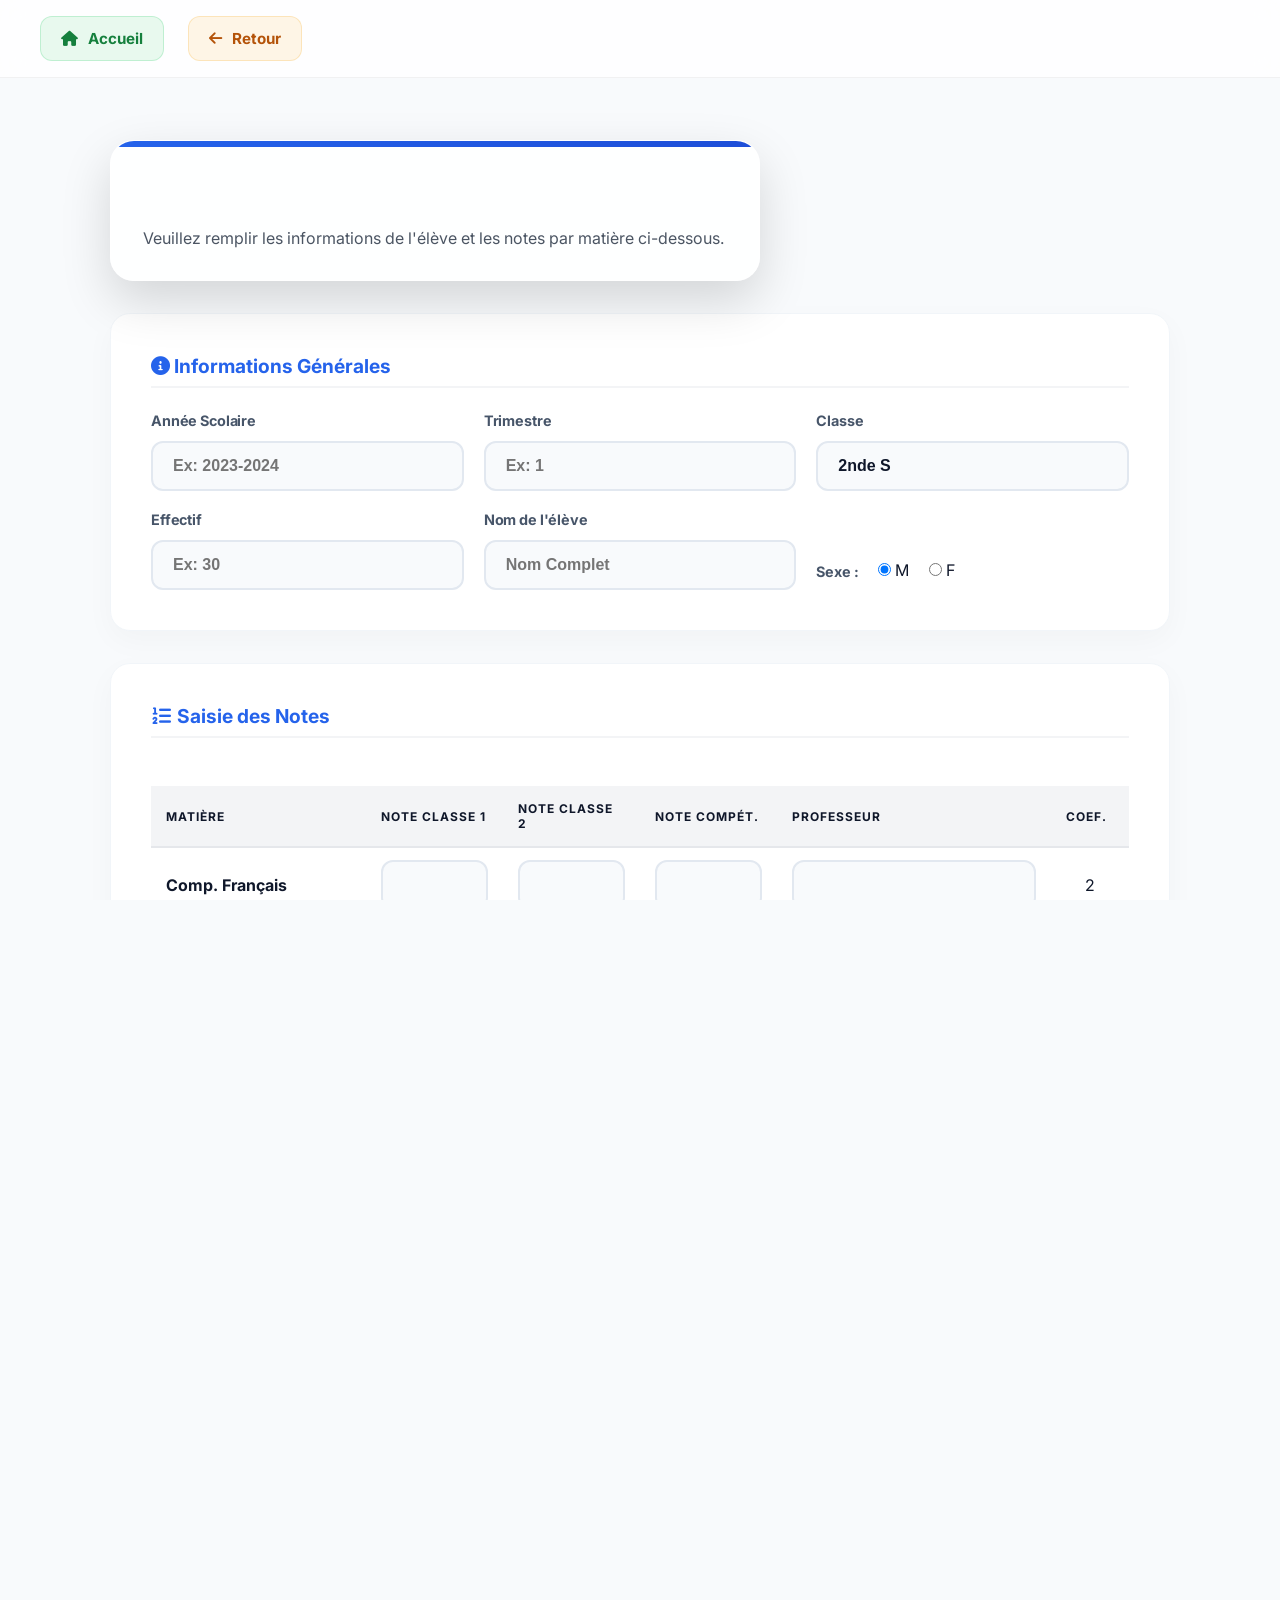
<file: 2nde S.html>
<!DOCTYPE html>
<html lang="fr">
<head>
    <meta charset="UTF-8">
    <meta name="viewport" content="width=device-width, initial-scale=1.0">
    <title>Saisie des Notes | Seconde S</title>
    <link rel="stylesheet" href="style.css">
    <link rel="stylesheet" href="https://cdnjs.cloudflare.com/ajax/libs/font-awesome/6.0.0/css/all.min.css">
</head>
<body>
    <header class="premium-header">
        <a id="homeButton" href="index.html" class="nav-link home no-print">
            <i class="fas fa-home"></i> Accueil
        </a>
        <a id="backButton" href="serie.html" class="nav-link back no-print">
            <i class="fas fa-arrow-left"></i> Retour
        </a>
    </header>

    <main class="main-container">
        <div class="form-container animate-fade-in">
            <div class="glass-card" style="padding: 2rem; margin-bottom: 2rem; text-align: left;">
                <h1 style="font-size: 2rem; margin-bottom: 1rem;">Bulletin de Notes - Saisie (Seconde S)</h1>
                <p style="margin-bottom: 0;">Veuillez remplir les informations de l'élève et les notes par matière ci-dessous.</p>
            </div>

            <form action="bulletin2nd S.php" method="POST">
                <!-- Informations générales -->
                <div class="card-section">
                    <h2 style="font-size: 1.2rem; color: var(--primary-color); margin-bottom: 1.5rem; border-bottom: 2px solid #f3f4f6; padding-bottom: 0.5rem;">
                        <i class="fas fa-info-circle"></i> Informations Générales
                    </h2>
                    <div style="display: grid; grid-template-columns: repeat(auto-fit, minmax(250px, 1fr)); gap: 20px;">
                        <div>
                            <label for="anneeScolaire" class="form-label">Année Scolaire</label>
                            <input type="text" id="anneeScolaire" name="anneeScolaire" class="form-control-premium" placeholder="Ex: 2023-2024" required>
                        </div>
                        <div>
                            <label for="trimestre" class="form-label">Trimestre</label>
                            <input type="text" id="trimestre" name="trimestre" class="form-control-premium" placeholder="Ex: 1" required>
                        </div>
                        <div>
                            <label for="classe" class="form-label">Classe</label>
                            <input type="text" id="classe" name="classe" class="form-control-premium" value="2nde S" readonly>
                        </div>
                        <div>
                            <label for="effectif" class="form-label">Effectif</label>
                            <input type="number" id="effectif" name="effectif" class="form-control-premium" placeholder="Ex: 30" required>
                        </div>
                        <div>
                            <label for="nomEleve" class="form-label">Nom de l'élève</label>
                            <input type="text" id="nomEleve" name="nomEleve" class="form-control-premium" placeholder="Nom Complet" required>
                        </div>
                        <div style="display: flex; align-items: flex-end; gap: 20px; padding-bottom: 10px;">
                            <label class="form-label" style="margin-bottom: 0;">Sexe :</label>
                            <label style="cursor: pointer; color: var(--text-color-dark);"><input type="radio" name="gender" value="Garçon" checked> M</label>
                            <label style="cursor: pointer; color: var(--text-color-dark);"><input type="radio" name="gender" value="Fille"> F</label>
                        </div>
                    </div>
                </div>

                <!-- Saisie des Notes -->
                <div class="card-section">
                    <h2 style="font-size: 1.2rem; color: var(--primary-color); margin-bottom: 1.5rem; border-bottom: 2px solid #f3f4f6; padding-bottom: 0.5rem;">
                        <i class="fas fa-list-ol"></i> Saisie des Notes
                    </h2>
                    <div style="overflow-x: auto;">
                        <table class="table-premium">
                            <thead>
                                <tr>
                                    <th style="width: 22%;">Matière</th>
                                    <th style="width: 14%;">Note Classe 1</th>
                                    <th style="width: 14%;">Note Classe 2</th>
                                    <th style="width: 14%;">Note Compét.</th>
                                    <th style="width: 28%;">Professeur</th>
                                    <th style="width: 8%;">Coef.</th>
                                </tr>
                            </thead>
                            <tbody>
                                <tr>
                                    <td><strong>Comp. Français</strong></td>
                                    <td><input type="number" step="0.01" min="0" max="99.99" class="form-control-premium" name="noteClasseFrancaise1" required></td>
                                    <td><input type="number" step="0.01" min="0" max="99.99" class="form-control-premium" name="noteClasseFrancaise2" required></td>
                                    <td><input type="number" step="0.01" min="0" max="99.99" class="form-control-premium" name="noteCompFrancaise" required></td>
                                    <td><input type="text" class="form-control-premium" name="profCompFrancaise" required></td>
                                    <td style="text-align: center;">2</td>
                                </tr>
                                <tr>
                                    <td><strong>Anglais</strong></td>
                                    <td><input type="number" step="0.01" min="0" max="99.99" class="form-control-premium" name="noteClasseAnglais1" required></td>
                                    <td><input type="number" step="0.01" min="0" max="99.99" class="form-control-premium" name="noteClasseAnglais2" required></td>
                                    <td><input type="number" step="0.01" min="0" max="99.99" class="form-control-premium" name="noteCompAnglais" required></td>
                                    <td><input type="text" class="form-control-premium" name="profCompAnglais" required></td>
                                    <td style="text-align: center;">2</td>
                                </tr>
                                <tr>
                                    <td><strong>Espagnol</strong></td>
                                    <td><input type="number" step="0.01" min="0" max="99.99" class="form-control-premium" name="noteClasseEsp1" required></td>
                                    <td><input type="number" step="0.01" min="0" max="99.99" class="form-control-premium" name="noteClasseEsp2" required></td>
                                    <td><input type="number" step="0.01" min="0" max="99.99" class="form-control-premium" name="noteCompEsp" required></td>
                                    <td><input type="text" class="form-control-premium" name="profCompEsp" required></td>
                                    <td style="text-align: center;">2</td>
                                </tr>
                                <tr>
                                    <td><strong>Allemand</strong></td>
                                    <td><input type="number" step="0.01" min="0" max="99.99" class="form-control-premium" name="noteClasseAll1" required></td>
                                    <td><input type="number" step="0.01" min="0" max="99.99" class="form-control-premium" name="noteClasseAll2" required></td>
                                    <td><input type="number" step="0.01" min="0" max="99.99" class="form-control-premium" name="noteCompAll" required></td>
                                    <td><input type="text" class="form-control-premium" name="profCompAll" required></td>
                                    <td style="text-align: center;">2</td>
                                </tr>
                                <tr>
                                    <td><strong>Histoire-Géo</strong></td>
                                    <td><input type="number" step="0.01" min="0" max="99.99" class="form-control-premium" name="noteClasseHistoireGeo1" required></td>
                                    <td><input type="number" step="0.01" min="0" max="99.99" class="form-control-premium" name="noteClasseHistoireGeo2" required></td>
                                    <td><input type="number" step="0.01" min="0" max="99.99" class="form-control-premium" name="noteCompHistoireGeo" required></td>
                                    <td><input type="text" class="form-control-premium" name="profCompHistoireGeo" required></td>
                                    <td style="text-align: center;">2</td>
                                </tr>
                                <tr>
                                    <td><strong>Philosophie</strong></td>
                                    <td><input type="number" step="0.01" min="0" max="99.99" class="form-control-premium" name="noteClassePhilo1" required></td>
                                    <td><input type="number" step="0.01" min="0" max="99.99" class="form-control-premium" name="noteClassePhilo2" required></td>
                                    <td><input type="number" step="0.01" min="0" max="99.99" class="form-control-premium" name="noteCompPhilo" required></td>
                                    <td><input type="text" class="form-control-premium" name="profCompPhilo" required></td>
                                    <td style="text-align: center;">2</td>
                                </tr>
                                <tr>
                                    <td><strong>ECM</strong></td>
                                    <td><input type="number" step="0.01" min="0" max="99.99" class="form-control-premium" name="noteClasseECM1" required></td>
                                    <td><input type="number" step="0.01" min="0" max="99.99" class="form-control-premium" name="noteClasseECM2" required></td>
                                    <td><input type="number" step="0.01" min="0" max="99.99" class="form-control-premium" name="noteCompECM" required></td>
                                    <td><input type="text" class="form-control-premium" name="profCompECM" required></td>
                                    <td style="text-align: center;">2</td>
                                </tr>
                                <tr>
                                    <td><strong>Mathématiques</strong></td>
                                    <td><input type="number" step="0.01" min="0" max="99.99" class="form-control-premium" name="noteClasseMath1" required></td>
                                    <td><input type="number" step="0.01" min="0" max="99.99" class="form-control-premium" name="noteClasseMath2" required></td>
                                    <td><input type="number" step="0.01" min="0" max="99.99" class="form-control-premium" name="noteCompMath" required></td>
                                    <td><input type="text" class="form-control-premium" name="profCompMath" required></td>
                                    <td style="text-align: center;">4</td>
                                </tr>
                                <tr>
                                    <td><strong>SVT</strong></td>
                                    <td><input type="number" step="0.01" min="0" max="99.99" class="form-control-premium" name="noteClasseSVT1" required></td>
                                    <td><input type="number" step="0.01" min="0" max="99.99" class="form-control-premium" name="noteClasseSVT2" required></td>
                                    <td><input type="number" step="0.01" min="0" max="99.99" class="form-control-premium" name="noteCompSVT" required></td>
                                    <td><input type="text" class="form-control-premium" name="profCompSVT" required></td>
                                    <td style="text-align: center;">3</td>
                                </tr>
                                <tr>
                                    <td><strong>PCT / P-C</strong></td>
                                    <td><input type="number" step="0.01" min="0" max="99.99" class="form-control-premium" name="noteClassePhysique1" required></td>
                                    <td><input type="number" step="0.01" min="0" max="99.99" class="form-control-premium" name="noteClassePhysique2" required></td>
                                    <td><input type="number" step="0.01" min="0" max="99.99" class="form-control-premium" name="noteCompPhysique" required></td>
                                    <td><input type="text" class="form-control-premium" name="profCompPhysique" required></td>
                                    <td style="text-align: center;">3</td>
                                </tr>
                                <tr>
                                    <td><strong>EPS</strong></td>
                                    <td><input type="number" step="0.01" min="0" max="99.99" class="form-control-premium" name="noteClasseEPS1"></td>
                                    <td><input type="number" step="0.01" min="0" max="99.99" class="form-control-premium" name="noteClasseEPS2"></td>
                                    <td><input type="number" step="0.01" min="0" max="99.99" class="form-control-premium" name="noteCompEPS"></td>
                                    <td><input type="text" class="form-control-premium" name="profCompEPS"></td>
                                    <td><input type="number" class="form-control-premium" name="coefE" placeholder="Coef"></td>
                                </tr>
                                <tr>
                                    <td><strong>Musique/Dessin...</strong></td>
                                    <td><input type="number" step="0.01" min="0" max="99.99" class="form-control-premium" name="noteClasseFac1"></td>
                                    <td><input type="number" step="0.01" min="0" max="99.99" class="form-control-premium" name="noteClasseFac2"></td>
                                    <td><input type="number" step="0.01" min="0" max="99.99" class="form-control-premium" name="noteCompFac"></td>
                                    <td><input type="text" class="form-control-premium" name="profCompFac"></td>
                                    <td><input type="number" class="form-control-premium" name="coef" placeholder="Coef"></td>
                                </tr>
                            </tbody>
                        </table>
                    </div>
                </div>

                <!-- Signatures -->
                <div class="card-section">
                    <h2 style="font-size: 1.2rem; color: var(--primary-color); margin-bottom: 1.5rem; border-bottom: 2px solid #f3f4f6; padding-bottom: 0.5rem;">
                        <i class="fas fa-signature"></i> Signatures par défaut
                    </h2>
                    <div style="display: grid; grid-template-columns: 1fr 1fr; gap: 20px;">
                        <div>
                            <label for="titu" class="form-label">Titulaire de classe</label>
                            <input type="text" id="titu" name="titu" class="form-control-premium" placeholder="Nom du Titulaire" required>
                        </div>
                        <div>
                            <label for="directeur" class="form-label">Le Directeur</label>
                            <input type="text" id="directeur" name="directeur" class="form-control-premium" placeholder="Nom du Directeur" required>
                        </div>
                    </div>
                </div>

                <div style="text-align: center; margin: 3rem 0;">
                    <button type="submit" class="btn-premium" style="width: 100%; max-width: 400px; font-size: 1.3rem;">
                        <i class="fas fa-save"></i> Enregistrer le Bulletin
                    </button>
                </div>
            </form>
        </div>
    </main>

    <footer style="padding: 2rem 0; opacity: 0.5;">
        <p>Bulletin Jsauveur &copy; 2024 - Tous droits réservés</p>
    </footer>
    <script src="validator.js"></script>
</body>
</html>
</file>
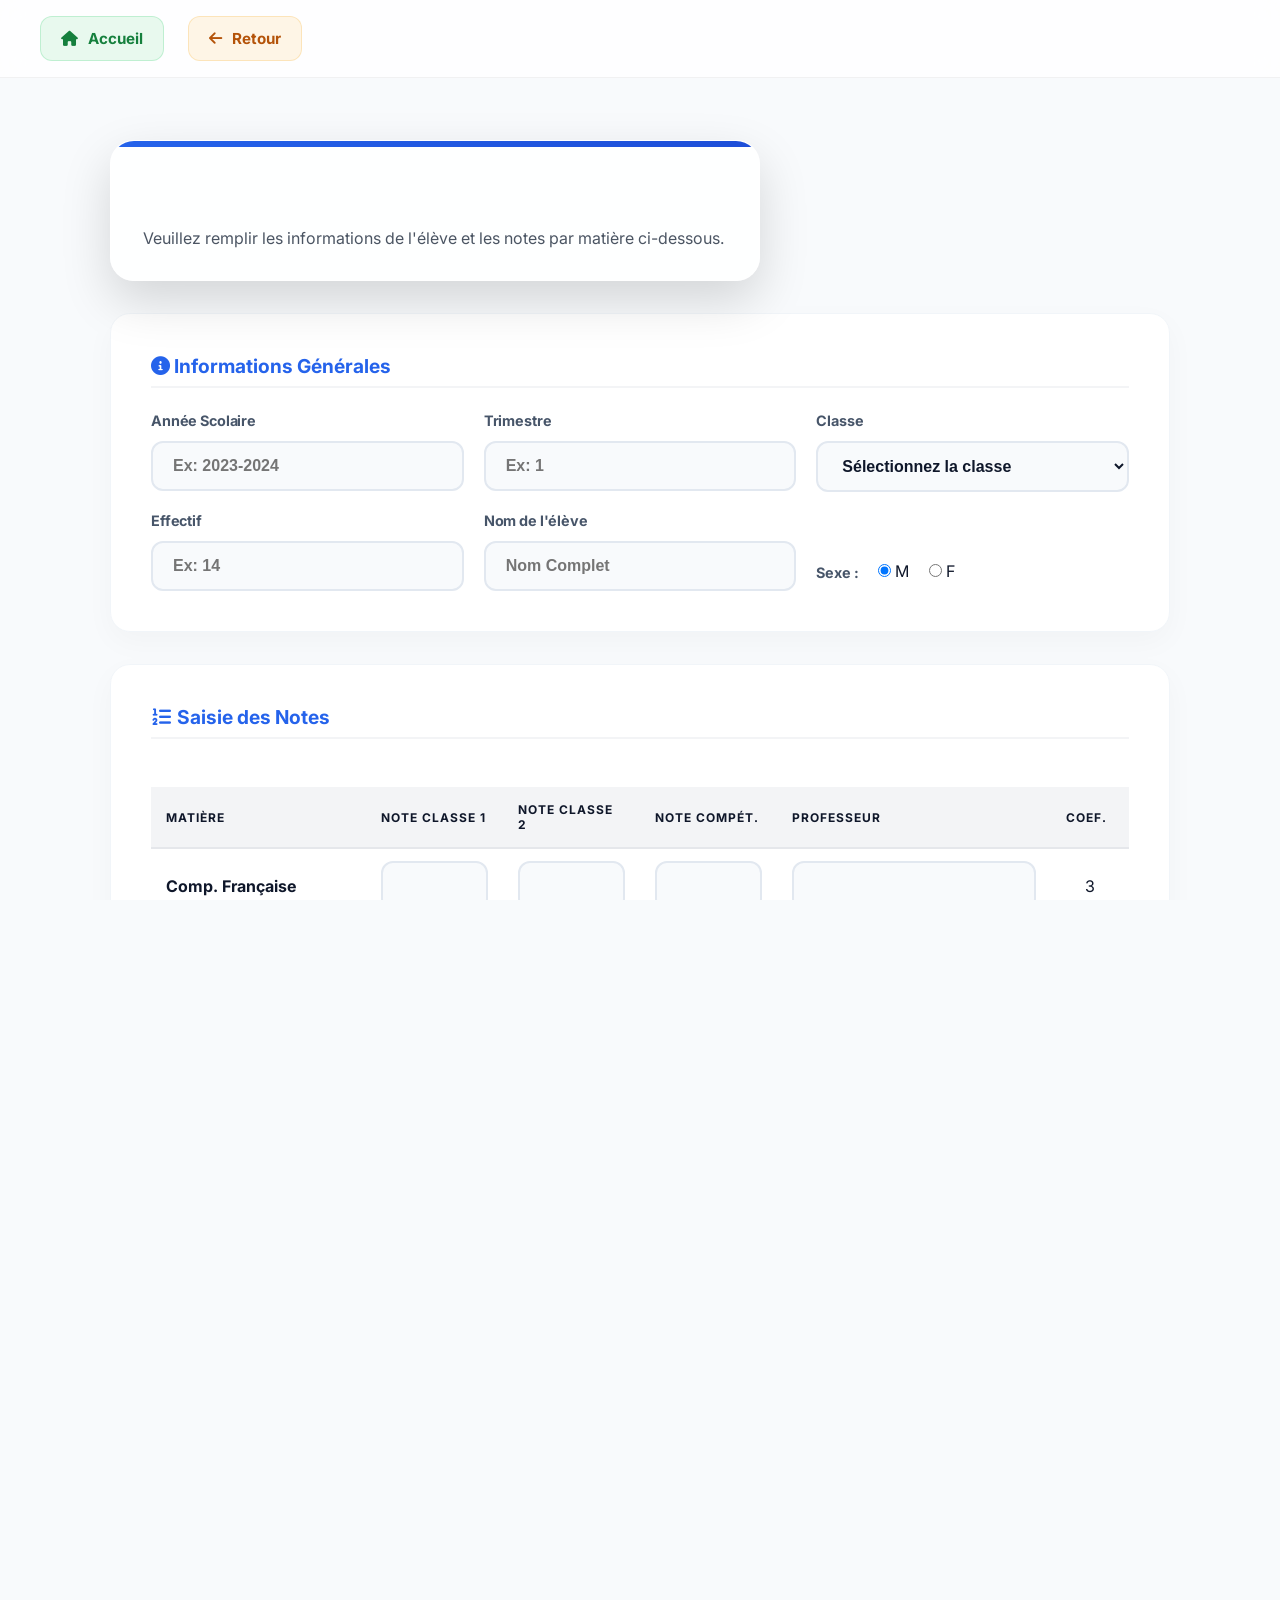
<file: 4-3ème.html>
<!DOCTYPE html>
<html lang="fr">

<head>
    <meta charset="UTF-8">
    <meta name="viewport" content="width=device-width, initial-scale=1.0">
    <title>Saisie des Notes | 4ème - 3ème</title>
    <link rel="stylesheet" href="style.css">
    <link rel="stylesheet" href="https://cdnjs.cloudflare.com/ajax/libs/font-awesome/6.0.0/css/all.min.css">
</head>

<body>
    <header class="premium-header">
        <a id="homeButton" href="index.html" class="nav-link home no-print">
            <i class="fas fa-home"></i> Accueil
        </a>
        <a id="backButton" href="classe.html" class="nav-link back no-print">
            <i class="fas fa-arrow-left"></i> Retour
        </a>
    </header>

    <main class="main-container">
        <div class="form-container animate-fade-in">
            <div class="glass-card" style="padding: 2rem; margin-bottom: 2rem; text-align: left;">
                <h1 style="font-size: 2rem; margin-bottom: 1rem;">Bulletin de Notes - Saisie (4ème / 3ème)</h1>
                <p style="margin-bottom: 0;">Veuillez remplir les informations de l'élève et les notes par matière
                    ci-dessous.</p>
            </div>

            <form action="bulletin4-3.php" method="POST">
                <!-- Informations générales -->
                <div class="card-section">
                    <h2
                        style="font-size: 1.2rem; color: var(--primary-color); margin-bottom: 1.5rem; border-bottom: 2px solid #f3f4f6; padding-bottom: 0.5rem;">
                        <i class="fas fa-info-circle"></i> Informations Générales
                    </h2>
                    <div style="display: grid; grid-template-columns: repeat(auto-fit, minmax(250px, 1fr)); gap: 20px;">
                        <div>
                            <label for="anneeScolaire" class="form-label">Année Scolaire</label>
                            <input type="text" id="anneeScolaire" name="anneeScolaire" class="form-control-premium"
                                placeholder="Ex: 2023-2024" required>
                        </div>
                        <div>
                            <label for="trimestre" class="form-label">Trimestre</label>
                            <input type="text" id="trimestre" name="trimestre" class="form-control-premium"
                                placeholder="Ex: 1" required>
                        </div>
                        <div>
                            <label for="classe" class="form-label">Classe</label>
                            <select id="classe" name="classe" class="form-control-premium" required>
                                <option value="" disabled selected>Sélectionnez la classe</option>
                                <option value="4ème">4ème</option>
                                <option value="3ème">3ème</option>
                            </select>
                        </div>
                        <div>
                            <label for="effectif" class="form-label">Effectif</label>
                            <input type="number" id="effectif" name="effectif" class="form-control-premium"
                                placeholder="Ex: 14" required>
                        </div>
                        <div>
                            <label for="nomEleve" class="form-label">Nom de l'élève</label>
                            <input type="text" id="nomEleve" name="nomEleve" class="form-control-premium"
                                placeholder="Nom Complet" required>
                        </div>
                        <div style="display: flex; align-items: flex-end; gap: 20px; padding-bottom: 10px;">
                            <label class="form-label" style="margin-bottom: 0;">Sexe :</label>
                            <label style="cursor: pointer; color: var(--text-color-dark);"><input type="radio"
                                    name="gender" value="Garçon" checked> M</label>
                            <label style="cursor: pointer; color: var(--text-color-dark);"><input type="radio"
                                    name="gender" value="Fille"> F</label>
                        </div>
                    </div>
                </div>

                <!-- Saisie des Notes -->
                <div class="card-section">
                    <h2
                        style="font-size: 1.2rem; color: var(--primary-color); margin-bottom: 1.5rem; border-bottom: 2px solid #f3f4f6; padding-bottom: 0.5rem;">
                        <i class="fas fa-list-ol"></i> Saisie des Notes
                    </h2>
                    <div style="overflow-x: auto;">
                        <table class="table-premium">
                            <thead>
                                <tr>
                                    <th style="width: 22%;">Matière</th>
                                    <th style="width: 14%;">Note Classe 1</th>
                                    <th style="width: 14%;">Note Classe 2</th>
                                    <th style="width: 14%;">Note Compét.</th>
                                    <th style="width: 28%;">Professeur</th>
                                    <th style="width: 8%;">Coef.</th>
                                </tr>
                            </thead>
                            <tbody>
                                <tr>
                                    <td><strong>Comp. Française</strong></td>
                                    <td><input type="number" step="0.01" min="0" max="99.99"
                                            class="form-control-premium" name="noteClasseFrancaise1" required></td>
                                    <td><input type="number" step="0.01" min="0" max="99.99"
                                            class="form-control-premium" name="noteClasseFrancaise2" required></td>
                                    <td><input type="number" step="0.01" min="0" max="99.99"
                                            class="form-control-premium" name="noteCompFrancaise" required></td>
                                    <td><input type="text" class="form-control-premium" name="profCompFrancaise"
                                            required></td>
                                    <td style="text-align: center;">3</td>
                                </tr>
                                <tr>
                                    <td><strong>Anglais</strong></td>
                                    <td><input type="number" step="0.01" min="0" max="99.99"
                                            class="form-control-premium" name="noteClasseAnglais1" required></td>
                                    <td><input type="number" step="0.01" min="0" max="99.99"
                                            class="form-control-premium" name="noteClasseAnglais2" required></td>
                                    <td><input type="number" step="0.01" min="0" max="99.99"
                                            class="form-control-premium" name="noteCompAnglais" required></td>
                                    <td><input type="text" class="form-control-premium" name="profCompAnglais" required>
                                    </td>
                                    <td style="text-align: center;">2</td>
                                </tr>
                                <tr>
                                    <td><strong>Histoire-Géo</strong></td>
                                    <td><input type="number" step="0.01" min="0" max="99.99"
                                            class="form-control-premium" name="noteClasseHistoireGeo1" required></td>
                                    <td><input type="number" step="0.01" min="0" max="99.99"
                                            class="form-control-premium" name="noteClasseHistoireGeo2" required></td>
                                    <td><input type="number" step="0.01" min="0" max="99.99"
                                            class="form-control-premium" name="noteCompHistoireGeo" required></td>
                                    <td><input type="text" class="form-control-premium" name="profCompHistoireGeo"
                                            required></td>
                                    <td style="text-align: center;">2</td>
                                </tr>
                                <tr>
                                    <td><strong>ECM</strong></td>
                                    <td><input type="number" step="0.01" min="0" max="99.99"
                                            class="form-control-premium" name="noteClasseECM1" required></td>
                                    <td><input type="number" step="0.01" min="0" max="99.99"
                                            class="form-control-premium" name="noteClasseECM2" required></td>
                                    <td><input type="number" step="0.01" min="0" max="99.99"
                                            class="form-control-premium" name="noteCompECM" required></td>
                                    <td><input type="text" class="form-control-premium" name="profCompECM" required>
                                    </td>
                                    <td style="text-align: center;">2</td>
                                </tr>
                                <tr>
                                    <td><strong>Mathématiques</strong></td>
                                    <td><input type="number" step="0.01" min="0" max="99.99"
                                            class="form-control-premium" name="noteClasseMath1" required></td>
                                    <td><input type="number" step="0.01" min="0" max="99.99"
                                            class="form-control-premium" name="noteClasseMath2" required></td>
                                    <td><input type="number" step="0.01" min="0" max="99.99"
                                            class="form-control-premium" name="noteCompMath" required></td>
                                    <td><input type="text" class="form-control-premium" name="profCompMath" required>
                                    </td>
                                    <td style="text-align: center;">3</td>
                                </tr>
                                <tr>
                                    <td><strong>SVT</strong></td>
                                    <td><input type="number" step="0.01" min="0" max="99.99"
                                            class="form-control-premium" name="noteClasseSVT1" required></td>
                                    <td><input type="number" step="0.01" min="0" max="99.99"
                                            class="form-control-premium" name="noteClasseSVT2" required></td>
                                    <td><input type="number" step="0.01" min="0" max="99.99"
                                            class="form-control-premium" name="noteCompSVT" required></td>
                                    <td><input type="text" class="form-control-premium" name="profCompSVT" required>
                                    </td>
                                    <td style="text-align: center;">2</td>
                                </tr>
                                <tr>
                                    <td><strong>PCT / P-C</strong></td>
                                    <td><input type="number" step="0.01" min="0" max="99.99"
                                            class="form-control-premium" name="noteClassePhysique1" required></td>
                                    <td><input type="number" step="0.01" min="0" max="99.99"
                                            class="form-control-premium" name="noteClassePhysique2" required></td>
                                    <td><input type="number" step="0.01" min="0" max="99.99"
                                            class="form-control-premium" name="noteCompPhysique" required></td>
                                    <td><input type="text" class="form-control-premium" name="profCompPhysique"
                                            required></td>
                                    <td style="text-align: center;">3</td>
                                </tr>
                                <tr>
                                    <td><strong>EPS</strong></td>
                                    <td><input type="number" step="0.01" min="0" max="99.99"
                                            class="form-control-premium" name="noteClasseEPS1"></td>
                                    <td><input type="number" step="0.01" min="0" max="99.99"
                                            class="form-control-premium" name="noteClasseEPS2"></td>
                                    <td><input type="number" step="0.01" min="0" max="99.99"
                                            class="form-control-premium" name="noteCompEPS"></td>
                                    <td><input type="text" class="form-control-premium" name="profCompEPS"></td>
                                    <td><input type="number" class="form-control-premium" name="coefE"
                                            placeholder="Coef"></td>
                                </tr>
                                <tr>
                                    <td><strong>Musique/Dessin...</strong></td>
                                    <td><input type="number" step="0.01" min="0" max="99.99"
                                            class="form-control-premium" name="noteClasseFac1"></td>
                                    <td><input type="number" step="0.01" min="0" max="99.99"
                                            class="form-control-premium" name="noteClasseFac2"></td>
                                    <td><input type="number" step="0.01" min="0" max="99.99"
                                            class="form-control-premium" name="noteCompFac"></td>
                                    <td><input type="text" class="form-control-premium" name="profCompFac"></td>
                                    <td><input type="number" class="form-control-premium" name="coef"
                                            placeholder="Coef"></td>
                                </tr>
                            </tbody>
                        </table>
                    </div>
                </div>

                <!-- Signatures -->
                <div class="card-section">
                    <h2
                        style="font-size: 1.2rem; color: var(--accent-color); margin-bottom: 1.5rem; border-bottom: 1px solid rgba(255,255,255,0.1); padding-bottom: 0.5rem;">
                        <i class="fas fa-signature"></i> Signatures par défaut
                    </h2>
                    <div style="display: grid; grid-template-columns: 1fr 1fr; gap: 20px;">
                        <div>
                            <label for="titu" class="form-label">Titulaire de classe</label>
                            <input type="text" id="titu" name="titu" class="form-control-premium"
                                placeholder="Nom du Titulaire" required>
                        </div>
                        <div>
                            <label for="directeur" class="form-label">Le Directeur</label>
                            <input type="text" id="directeur" name="directeur" class="form-control-premium"
                                placeholder="Nom du Directeur" required>
                        </div>
                    </div>
                </div>

                <div style="text-align: center; margin: 3rem 0;">
                    <button type="submit" class="btn-premium" style="width: 100%; max-width: 400px; font-size: 1.3rem;">
                        <i class="fas fa-save"></i> Enregistrer le Bulletin
                    </button>
                </div>
            </form>
        </div>
    </main>

    <footer style="padding: 2rem 0; opacity: 0.5;">
        <p>Bulletin Jsauveur &copy; 2024 - Tous droits réservés</p>
    </footer>
    <script src="validator.js"></script>
</body>

</html>
</file>
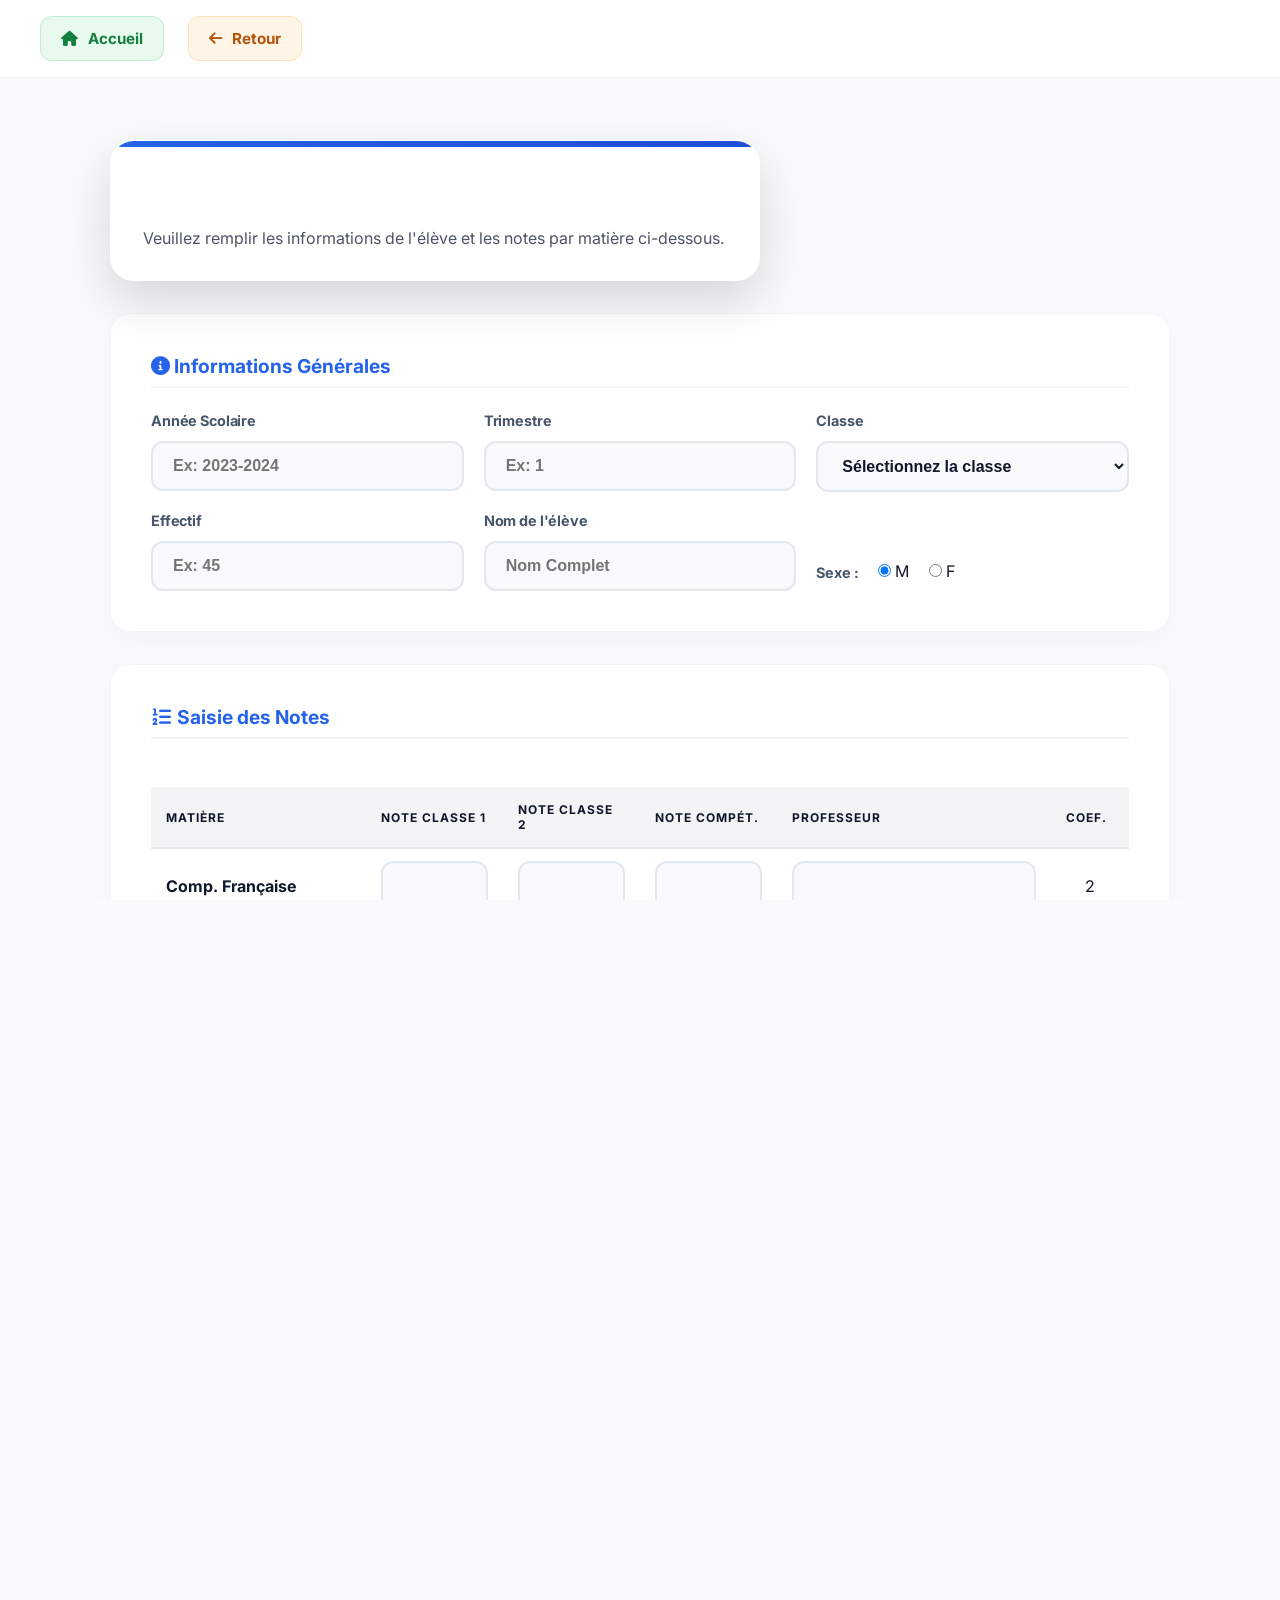
<file: 6-5ème.html>
<!DOCTYPE html>
<html lang="fr">

<head>
    <meta charset="UTF-8">
    <meta name="viewport" content="width=device-width, initial-scale=1.0">
    <title>Saisie des Notes | 6ème - 5ème</title>
    <link rel="stylesheet" href="style.css">
    <link rel="stylesheet" href="https://cdnjs.cloudflare.com/ajax/libs/font-awesome/6.0.0/css/all.min.css">
</head>

<body>
    <header class="premium-header">
        <a id="homeButton" href="index.html" class="nav-link home no-print">
            <i class="fas fa-home"></i> Accueil
        </a>
        <a id="backButton" href="classe.html" class="nav-link back no-print">
            <i class="fas fa-arrow-left"></i> Retour
        </a>
    </header>

    <main class="main-container">
        <div class="form-container animate-fade-in">
            <div class="glass-card" style="padding: 2rem; margin-bottom: 2rem; text-align: left;">
                <h1 style="font-size: 2rem; margin-bottom: 1rem;">Bulletin de Notes - Saisie</h1>
                <p style="margin-bottom: 0;">Veuillez remplir les informations de l'élève et les notes par matière
                    ci-dessous.</p>
            </div>

            <form action="bulletin6-5.php" method="POST">
                <!-- Informations générales -->
                <div class="card-section">
                    <h2
                        style="font-size: 1.2rem; color: var(--primary-color); margin-bottom: 1.5rem; border-bottom: 2px solid #f3f4f6; padding-bottom: 0.5rem;">
                        <i class="fas fa-info-circle"></i> Informations Générales
                    </h2>
                    <div style="display: grid; grid-template-columns: repeat(auto-fit, minmax(250px, 1fr)); gap: 20px;">
                        <div>
                            <label for="anneeScolaire" class="form-label">Année Scolaire</label>
                            <input type="text" id="anneeScolaire" name="anneeScolaire" class="form-control-premium"
                                placeholder="Ex: 2023-2024" required>
                        </div>
                        <div>
                            <label for="trimestre" class="form-label">Trimestre</label>
                            <input type="text" id="trimestre" name="trimestre" class="form-control-premium"
                                placeholder="Ex: 1" required>
                        </div>
                        <div>
                            <label for="classe" class="form-label">Classe</label>
                            <select id="classe" name="classe" class="form-control-premium" required>
                                <option value="" disabled selected>Sélectionnez la classe</option>
                                <option value="6ème">6ème</option>
                                <option value="5ème">5ème</option>
                            </select>
                        </div>
                        <div>
                            <label for="effectif" class="form-label">Effectif</label>
                            <input type="number" id="effectif" name="effectif" class="form-control-premium"
                                placeholder="Ex: 45" required>
                        </div>
                        <div>
                            <label for="nomEleve" class="form-label">Nom de l'élève</label>
                            <input type="text" id="nomEleve" name="nomEleve" class="form-control-premium"
                                placeholder="Nom Complet" required>
                        </div>
                        <div style="display: flex; align-items: flex-end; gap: 20px; padding-bottom: 10px;">
                            <label class="form-label" style="margin-bottom: 0;">Sexe :</label>
                            <label style="cursor: pointer; color: var(--text-color-dark);"><input type="radio"
                                    name="gender" value="Garçon" checked> M</label>
                            <label style="cursor: pointer; color: var(--text-color-dark);"><input type="radio"
                                    name="gender" value="Fille"> F</label>
                        </div>
                    </div>
                </div>

                <!-- Saisie des Notes -->
                <div class="card-section">
                    <h2
                        style="font-size: 1.2rem; color: var(--primary-color); margin-bottom: 1.5rem; border-bottom: 2px solid #f3f4f6; padding-bottom: 0.5rem;">
                        <i class="fas fa-list-ol"></i> Saisie des Notes
                    </h2>
                    <div style="overflow-x: auto;">
                        <table class="table-premium">
                            <thead>
                                <tr>
                                    <th style="width: 22%;">Matière</th>
                                    <th style="width: 14%;">Note Classe 1</th>
                                    <th style="width: 14%;">Note Classe 2</th>
                                    <th style="width: 14%;">Note Compét.</th>
                                    <th style="width: 28%;">Professeur</th>
                                    <th style="width: 8%;">Coef.</th>
                                </tr>
                            </thead>
                            <tbody>
                                <tr>
                                    <td><strong>Comp. Française</strong></td>
                                    <td><input type="number" step="0.01" min="0" max="99.99"
                                            class="form-control-premium" name="noteClasseFrancaise1" required></td>
                                    <td><input type="number" step="0.01" min="0" max="99.99"
                                            class="form-control-premium" name="noteClasseFrancaise2" required></td>
                                    <td><input type="number" step="0.01" min="0" max="99.99"
                                            class="form-control-premium" name="noteCompFrancaise" required></td>
                                    <td><input type="text" class="form-control-premium" name="profCompFrancaise"
                                            required></td>
                                    <td style="text-align: center;">2</td>
                                </tr>
                                <tr>
                                    <td><strong>Anglais</strong></td>
                                    <td><input type="number" step="0.01" min="0" max="99.99"
                                            class="form-control-premium" name="noteClasseAnglais1" required></td>
                                    <td><input type="number" step="0.01" min="0" max="99.99"
                                            class="form-control-premium" name="noteClasseAnglais2" required></td>
                                    <td><input type="number" step="0.01" min="0" max="99.99"
                                            class="form-control-premium" name="noteCompAnglais" required></td>
                                    <td><input type="text" class="form-control-premium" name="profCompAnglais" required>
                                    </td>
                                    <td style="text-align: center;">1</td>
                                </tr>
                                <tr>
                                    <td><strong>Histoire-Géo</strong></td>
                                    <td><input type="number" step="0.01" min="0" max="99.99"
                                            class="form-control-premium" name="noteClasseHistoireGeo1" required></td>
                                    <td><input type="number" step="0.01" min="0" max="99.99"
                                            class="form-control-premium" name="noteClasseHistoireGeo2" required></td>
                                    <td><input type="number" step="0.01" min="0" max="99.99"
                                            class="form-control-premium" name="noteCompHistoireGeo" required></td>
                                    <td><input type="text" class="form-control-premium" name="profCompHistoireGeo"
                                            required></td>
                                    <td style="text-align: center;">1</td>
                                </tr>
                                <tr>
                                    <td><strong>ECM</strong></td>
                                    <td><input type="number" class="form-control-premium" name="noteClasseECM1"
                                            step="0.01" min="0" max="99.99" required></td>
                                    <td><input type="number" class="form-control-premium" name="noteClasseECM2"
                                            step="0.01" min="0" max="99.99" required></td>
                                    <td><input type="number" class="form-control-premium" name="noteCompECM" step="0.01"
                                            min="0" max="99.99" required></td>
                                    <td><input type="text" class="form-control-premium" name="profCompECM" required>
                                    </td>
                                    <td style="text-align: center;">1</td>
                                </tr>
                                <tr>
                                    <td><strong>Mathématiques</strong></td>
                                    <td><input type="number" step="0.01" min="0" max="99.99"
                                            class="form-control-premium" name="noteClasseMath1" required></td>
                                    <td><input type="number" step="0.01" min="0" max="99.99"
                                            class="form-control-premium" name="noteClasseMath2" required></td>
                                    <td><input type="number" step="0.01" min="0" max="99.99"
                                            class="form-control-premium" name="noteCompMath" required></td>
                                    <td><input type="text" class="form-control-premium" name="profCompMath" required>
                                    </td>
                                    <td style="text-align: center;">1</td>
                                </tr>
                                <tr>
                                    <td><strong>SVT</strong></td>
                                    <td><input type="number" step="0.01" min="0" max="99.99"
                                            class="form-control-premium" name="noteClasseSVT1" required></td>
                                    <td><input type="number" step="0.01" min="0" max="99.99"
                                            class="form-control-premium" name="noteClasseSVT2" required></td>
                                    <td><input type="number" step="0.01" min="0" max="99.99"
                                            class="form-control-premium" name="noteCompSVT" required></td>
                                    <td><input type="text" class="form-control-premium" name="profCompSVT" required>
                                    </td>
                                    <td style="text-align: center;">1</td>
                                </tr>
                                <tr>
                                    <td><strong>PCT / P-C</strong></td>
                                    <td><input type="number" step="0.01" min="0" max="99.99"
                                            class="form-control-premium" name="noteClassePhysique1" required></td>
                                    <td><input type="number" step="0.01" min="0" max="99.99"
                                            class="form-control-premium" name="noteClassePhysique2" required></td>
                                    <td><input type="number" step="0.01" min="0" max="99.99"
                                            class="form-control-premium" name="noteCompPhysique" required></td>
                                    <td><input type="text" class="form-control-premium" name="profCompPhysique"
                                            required></td>
                                    <td style="text-align: center;">1</td>
                                </tr>
                                <tr>
                                    <td><strong>EPS</strong></td>
                                    <td><input type="number" step="0.01" min="0" max="99.99"
                                            class="form-control-premium" name="noteClasseEPS1"></td>
                                    <td><input type="number" step="0.01" min="0" max="99.99"
                                            class="form-control-premium" name="noteClasseEPS2"></td>
                                    <td><input type="number" step="0.01" min="0" max="99.99"
                                            class="form-control-premium" name="noteCompEPS"></td>
                                    <td><input type="text" class="form-control-premium" name="profCompEPS"></td>
                                    <td><input type="number" class="form-control-premium" name="coefE"
                                            placeholder="Coef"></td>
                                </tr>
                                <tr>
                                    <td><strong>Musique/Dessin...</strong></td>
                                    <td><input type="number" step="0.01" min="0" max="99.99"
                                            class="form-control-premium" name="noteClasseFac1"></td>
                                    <td><input type="number" step="0.01" min="0" max="99.99"
                                            class="form-control-premium" name="noteClasseFac2"></td>
                                    <td><input type="number" step="0.01" min="0" max="99.99"
                                            class="form-control-premium" name="noteCompFac"></td>
                                    <td><input type="text" class="form-control-premium" name="profCompFac"></td>
                                    <td><input type="number" class="form-control-premium" name="coef"
                                            placeholder="Coef"></td>
                                </tr>
                            </tbody>
                        </table>
                    </div>
                </div>

                <!-- Signatures -->
                <div class="card-section">
                    <h2
                        style="font-size: 1.2rem; color: var(--accent-color); margin-bottom: 1.5rem; border-bottom: 1px solid rgba(255,255,255,0.1); padding-bottom: 0.5rem;">
                        <i class="fas fa-signature"></i> Signatures par défaut
                    </h2>
                    <div style="display: grid; grid-template-columns: 1fr 1fr; gap: 20px;">
                        <div>
                            <label for="titu" class="form-label">Titulaire de classe</label>
                            <input type="text" id="titu" name="titu" class="form-control-premium"
                                placeholder="Nom du Titulaire" required>
                        </div>
                        <div>
                            <label for="directeur" class="form-label">Le Directeur</label>
                            <input type="text" id="directeur" name="directeur" class="form-control-premium"
                                placeholder="Nom du Directeur" required>
                        </div>
                    </div>
                </div>

                <div style="text-align: center; margin: 3rem 0;">
                    <button type="submit" class="btn-premium" style="width: 100%; max-width: 400px; font-size: 1.3rem;">
                        <i class="fas fa-save"></i> Enregistrer le Bulletin
                    </button>
                </div>
            </form>
        </div>
    </main>

    <footer style="padding: 2rem 0; opacity: 0.5;">
        <p>Bulletin Jsauveur &copy; 2024 - Tous droits réservés</p>
    </footer>
    <script src="validator.js"></script>
</body>

</html>
</file>
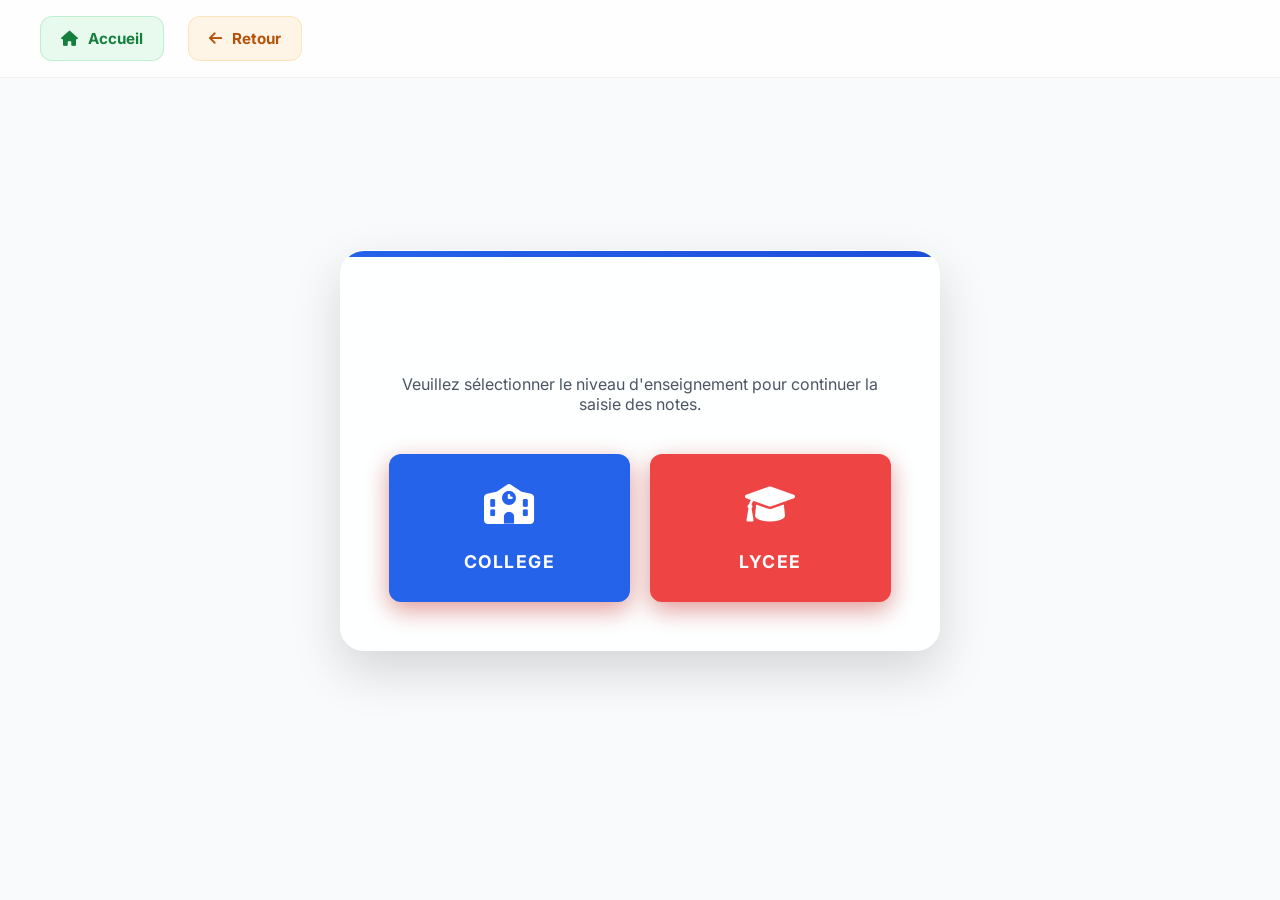
<file: Choix.html>
<!DOCTYPE html>
<html lang="fr">

<head>
    <meta charset="UTF-8">
    <meta name="viewport" content="width=device-width, initial-scale=1.0">
    <title>Saisie des Bulletins de Note | Choix</title>
    <link rel="stylesheet" href="style.css">
    <link rel="stylesheet" href="https://cdnjs.cloudflare.com/ajax/libs/font-awesome/6.0.0/css/all.min.css">
</head>

<body>
    <header class="premium-header">
        <a id="homeButton" href="index.html" class="nav-link home no-print">
            <i class="fas fa-home"></i> Accueil
        </a>
        <a id="backButton" href="index.html" class="nav-link back no-print">
            <i class="fas fa-arrow-left"></i> Retour
        </a>
    </header>

    <main class="main-container">
        <div class="glass-card animate-fade-in" style="max-width: 600px;">
            <h1 style="margin-bottom: 1rem;">Saisie des Bulletins</h1>
            <p style="margin-bottom: 2.5rem; color: #4b5563;">Veuillez sélectionner le niveau d'enseignement pour
                continuer la saisie des notes.</p>

            <div style="display: grid; grid-template-columns: 1fr 1fr; gap: 20px;">
                <a href="classe.html" class="btn-premium"
                    style="background: var(--primary-color); padding: 30px 10px; border-radius: 12px; color: #fff; text-decoration: none; display: flex; flex-direction: column; align-items: center; justify-content: center; transition: var(--transition); border: none; font-weight: 700;">
                    <i class="fas fa-school" style="font-size: 2.5rem; margin-bottom: 15px;"></i>
                    COLLEGE
                </a>
                <a href="serie.html" class="btn-premium"
                    style="background: var(--secondary-color); padding: 30px 10px; border-radius: 12px; color: #fff; text-decoration: none; display: flex; flex-direction: column; align-items: center; justify-content: center; transition: var(--transition); border: none; font-weight: 700;">
                    <i class="fas fa-graduation-cap" style="font-size: 2.5rem; margin-bottom: 15px;"></i>
                    LYCEE
                </a>
            </div>
        </div>
    </main>
</body>

</html>
</file>
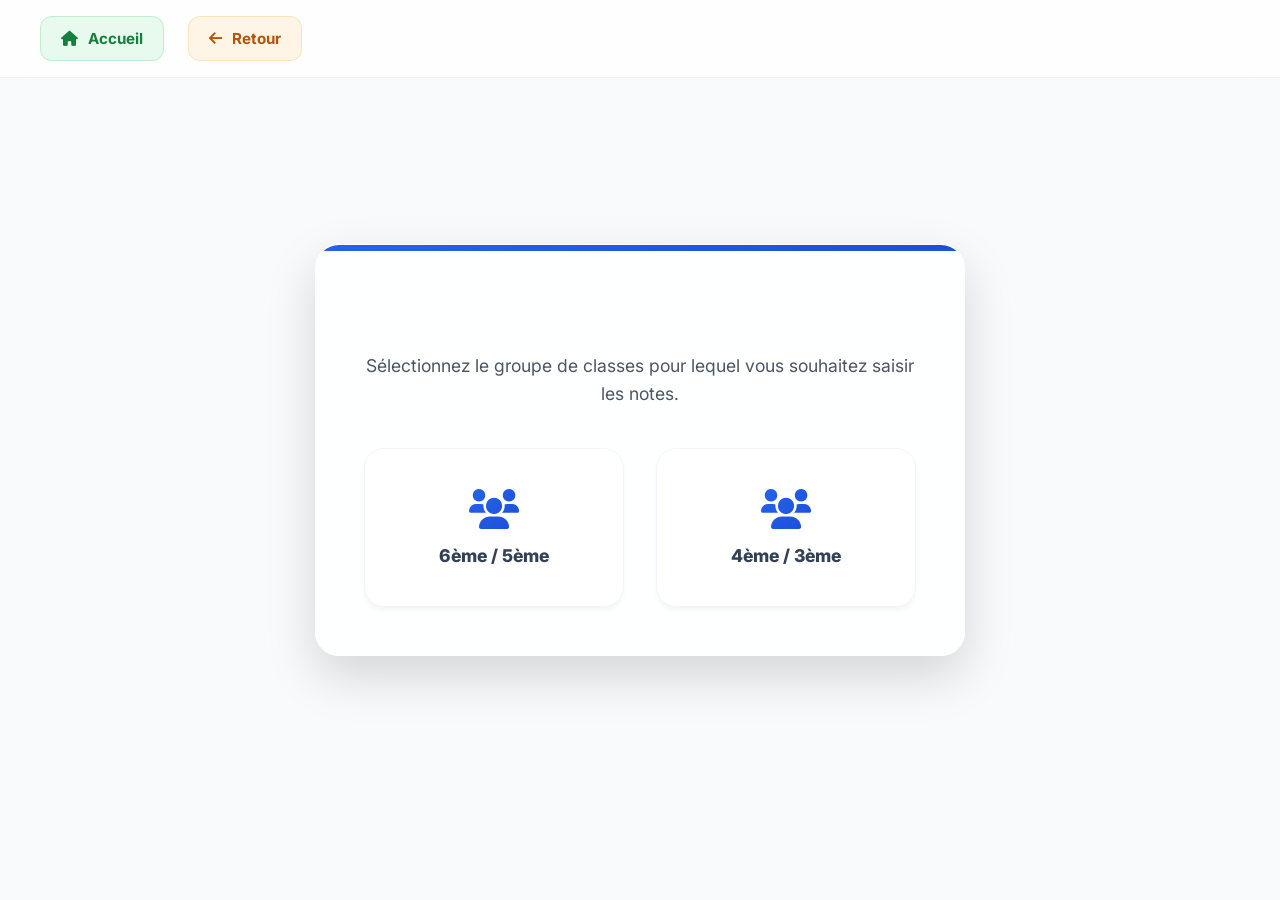
<file: classe.html>
<!DOCTYPE html>
<html lang="fr">
<head>
    <meta charset="UTF-8">
    <meta name="viewport" content="width=device-width, initial-scale=1.0">
    <title>Saisie des Bulletins de Note | Collège</title>
    <link rel="stylesheet" href="style.css">
    <link rel="stylesheet" href="https://cdnjs.cloudflare.com/ajax/libs/font-awesome/6.0.0/css/all.min.css">
</head>
<body>
    <header class="premium-header">
        <a id="homeButton" href="index.html" class="nav-link home no-print">
            <i class="fas fa-home"></i> Accueil
        </a>
        <a id="backButton" href="Choix.html" class="nav-link back no-print">
            <i class="fas fa-arrow-left"></i> Retour
        </a>
    </header>

    <main class="main-container">
        <div class="glass-card animate-fade-in">
            <h1>CHOIX DE LA CLASSE</h1>
            <p class="description">Sélectionnez le groupe de classes pour lequel vous souhaitez saisir les notes.</p>
            
            <div class="choice-grid">
                <a href="6-5ème.html" class="btn-selection college">
                    <i class="fas fa-users"></i>
                    <span>6ème / 5ème</span>
                </a>
                <a href="4-3ème.html" class="btn-selection college">
                    <i class="fas fa-users"></i>
                    <span>4ème / 3ème</span>
                </a>
            </div>
        </div>
    </main>
</body>
</html>
</file>
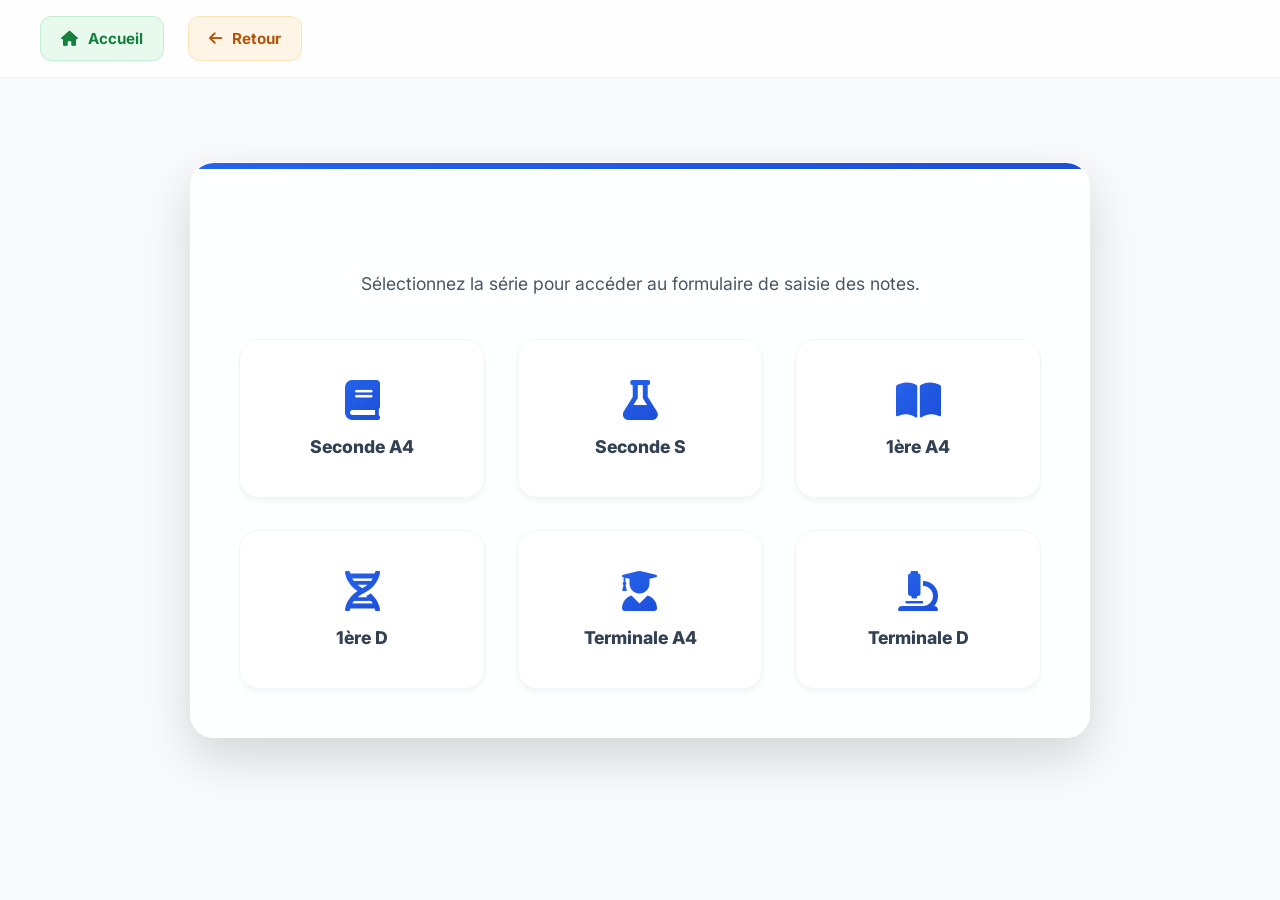
<file: serie.html>
<!DOCTYPE html>
<html lang="fr">
<head>
    <meta charset="UTF-8">
    <meta name="viewport" content="width=device-width, initial-scale=1.0">
    <title>Saisie des Bulletins de Note | Lycée</title>
    <link rel="stylesheet" href="style.css">
    <link rel="stylesheet" href="https://cdnjs.cloudflare.com/ajax/libs/font-awesome/6.0.0/css/all.min.css">
</head>
<body>
    <header class="premium-header">
        <a id="homeButton" href="index.html" class="nav-link home no-print">
            <i class="fas fa-home"></i> Accueil
        </a>
        <a id="backButton" href="Choix.html" class="nav-link back no-print">
            <i class="fas fa-arrow-left"></i> Retour
        </a>
    </header>

    <main class="main-container">
        <div class="glass-card animate-fade-in" style="max-width: 900px;">
            <h1>CHOIX DE LA SÉRIE</h1>
            <p class="description">Sélectionnez la série pour accéder au formulaire de saisie des notes.</p>
            
            <div class="choice-grid">
                <a href="2nde A4.html" class="btn-selection lycee">
                    <i class="fas fa-book"></i>
                    <span>Seconde A4</span>
                </a>
                <a href="2nde S.html" class="btn-selection lycee">
                    <i class="fas fa-flask"></i>
                    <span>Seconde S</span>
                </a>
                <a href="1ere A4.html" class="btn-selection lycee">
                    <i class="fas fa-book-open"></i>
                    <span>1ère A4</span>
                </a>
                <a href="1er D.html" class="btn-selection lycee">
                    <i class="fas fa-dna"></i>
                    <span>1ère D</span>
                </a>
                <a href="T A4.html" class="btn-selection lycee">
                    <i class="fas fa-user-graduate"></i>
                    <span>Terminale A4</span>
                </a>
                <a href="T D.html" class="btn-selection lycee">
                    <i class="fas fa-microscope"></i>
                    <span>Terminale D</span>
                </a>
            </div>
        </div>
    </main>
</body>
</html>
</file>
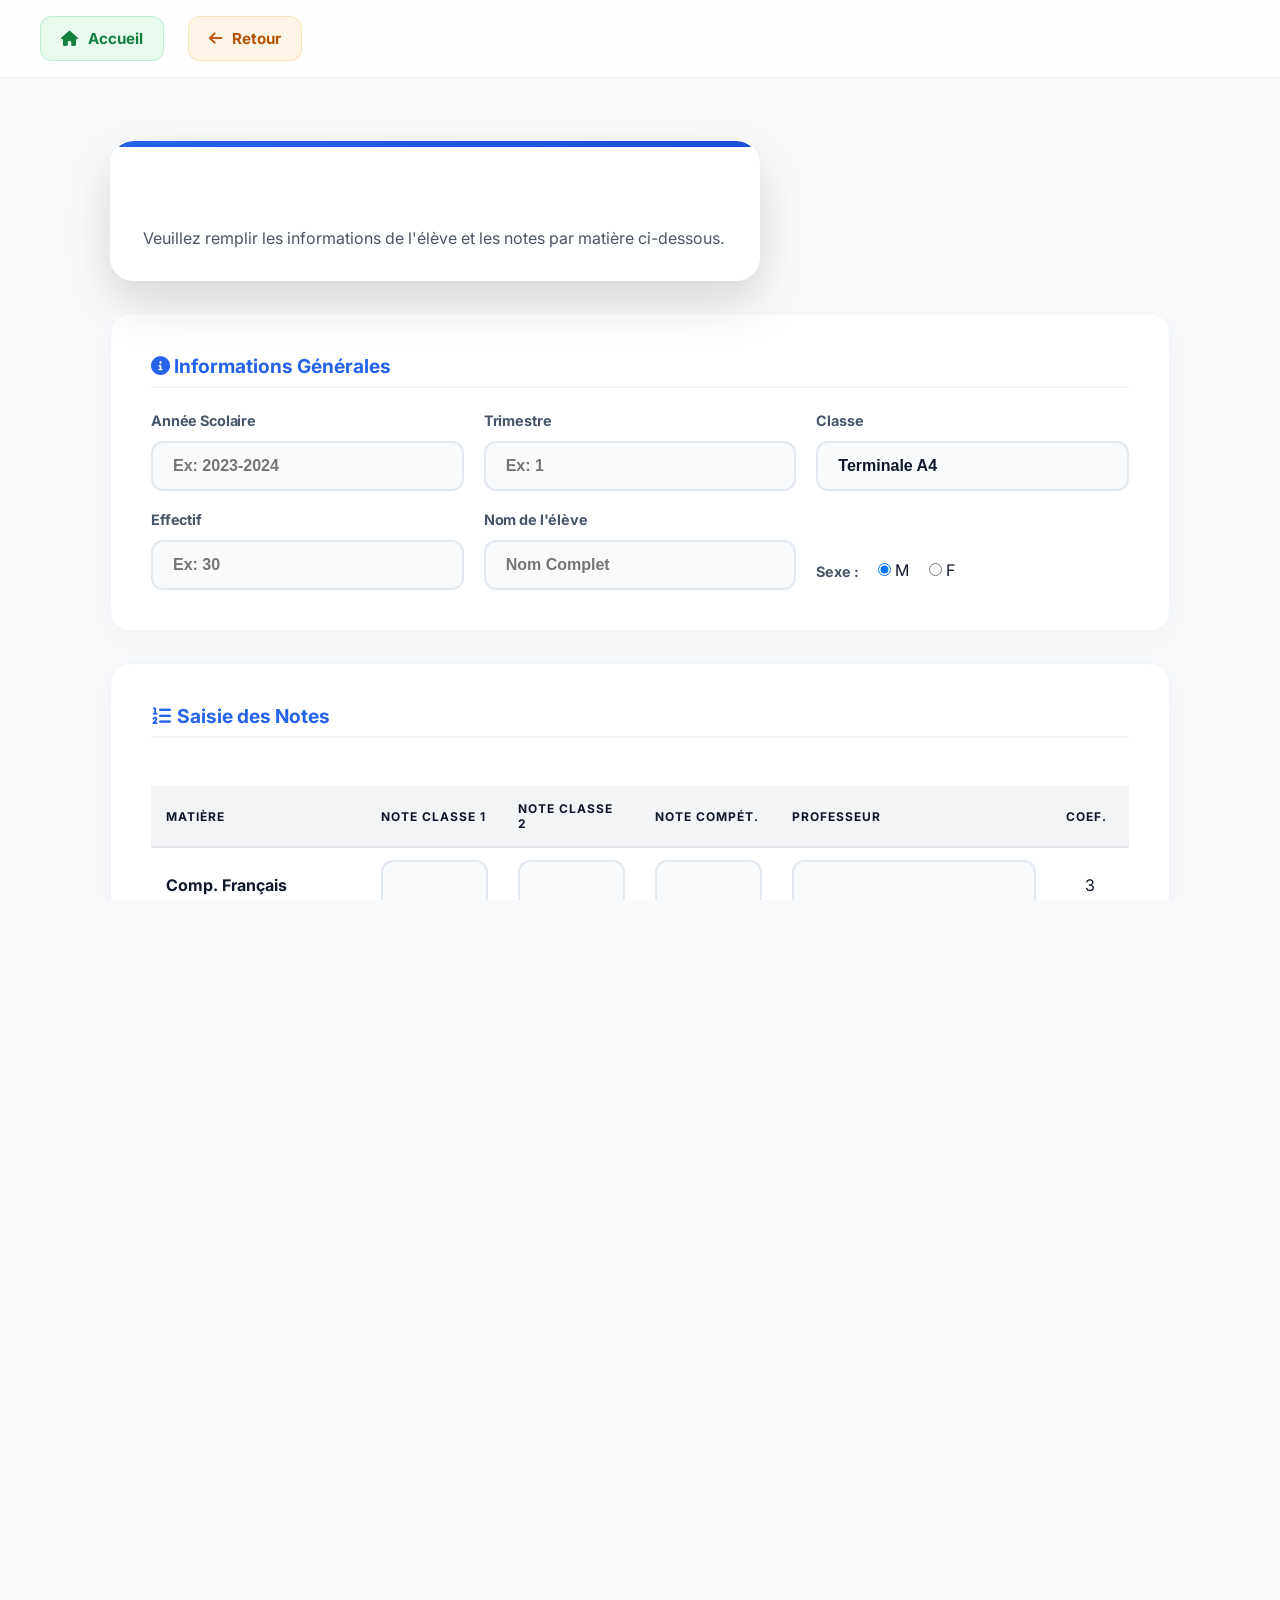
<file: T A4.html>
<!DOCTYPE html>
<html lang="fr">

<head>
    <meta charset="UTF-8">
    <meta name="viewport" content="width=device-width, initial-scale=1.0">
    <title>Saisie des Notes | Terminale A4</title>
    <link rel="stylesheet" href="style.css">
    <link rel="stylesheet" href="https://cdnjs.cloudflare.com/ajax/libs/font-awesome/6.0.0/css/all.min.css">
</head>

<body>
    <header class="premium-header">
        <a id="homeButton" href="index.html" class="nav-link home no-print">
            <i class="fas fa-home"></i> Accueil
        </a>
        <a id="backButton" href="serie.html" class="nav-link back no-print">
            <i class="fas fa-arrow-left"></i> Retour
        </a>
    </header>

    <main class="main-container">
        <div class="form-container animate-fade-in">
            <div class="glass-card" style="padding: 2rem; margin-bottom: 2rem; text-align: left;">
                <h1 style="font-size: 2rem; margin-bottom: 1rem;">Bulletin de Notes - Saisie (Terminale A4)</h1>
                <p style="margin-bottom: 0;">Veuillez remplir les informations de l'élève et les notes par matière
                    ci-dessous.</p>
            </div>

            <form action="bulletinT A4.php" method="POST">
                <!-- Informations générales -->
                <div class="card-section">
                    <h2
                        style="font-size: 1.2rem; color: var(--primary-color); margin-bottom: 1.5rem; border-bottom: 2px solid #f3f4f6; padding-bottom: 0.5rem;">
                        <i class="fas fa-info-circle"></i> Informations Générales
                    </h2>
                    <div style="display: grid; grid-template-columns: repeat(auto-fit, minmax(250px, 1fr)); gap: 20px;">
                        <div>
                            <label for="anneeScolaire" class="form-label">Année Scolaire</label>
                            <input type="text" id="anneeScolaire" name="anneeScolaire" class="form-control-premium"
                                placeholder="Ex: 2023-2024" required>
                        </div>
                        <div>
                            <label for="trimestre" class="form-label">Trimestre</label>
                            <input type="text" id="trimestre" name="trimestre" class="form-control-premium"
                                placeholder="Ex: 1" required>
                        </div>
                        <div>
                            <label for="classe" class="form-label">Classe</label>
                            <input type="text" id="classe" name="classe" class="form-control-premium"
                                value="Terminale A4" readonly>
                        </div>
                        <div>
                            <label for="effectif" class="form-label">Effectif</label>
                            <input type="number" id="effectif" name="effectif" class="form-control-premium"
                                placeholder="Ex: 30" required>
                        </div>
                        <div>
                            <label for="nomEleve" class="form-label">Nom de l'élève</label>
                            <input type="text" id="nomEleve" name="nomEleve" class="form-control-premium"
                                placeholder="Nom Complet" required>
                        </div>
                        <div style="display: flex; align-items: flex-end; gap: 20px; padding-bottom: 10px;">
                            <label class="form-label" style="margin-bottom: 0;">Sexe :</label>
                            <label style="cursor: pointer; color: var(--text-color-dark);"><input type="radio"
                                    name="gender" value="Garçon" checked> M</label>
                            <label style="cursor: pointer; color: var(--text-color-dark);"><input type="radio"
                                    name="gender" value="Fille"> F</label>
                        </div>
                    </div>
                </div>

                <!-- Saisie des Notes -->
                <div class="card-section">
                    <h2
                        style="font-size: 1.2rem; color: var(--primary-color); margin-bottom: 1.5rem; border-bottom: 2px solid #f3f4f6; padding-bottom: 0.5rem;">
                        <i class="fas fa-list-ol"></i> Saisie des Notes
                    </h2>
                    <div style="overflow-x: auto;">
                        <table class="table-premium">
                            <thead>
                                <tr>
                                    <th style="width: 22%;">Matière</th>
                                    <th style="width: 14%;">Note Classe 1</th>
                                    <th style="width: 14%;">Note Classe 2</th>
                                    <th style="width: 14%;">Note Compét.</th>
                                    <th style="width: 28%;">Professeur</th>
                                    <th style="width: 8%;">Coef.</th>
                                </tr>
                            </thead>
                            <tbody>
                                <tr>
                                    <td><strong>Comp. Français</strong></td>
                                    <td><input type="number" step="0.01" min="0" max="99.99"
                                            class="form-control-premium" name="noteClasseFrancaise1" required></td>
                                    <td><input type="number" step="0.01" min="0" max="99.99"
                                            class="form-control-premium" name="noteClasseFrancaise2" required></td>
                                    <td><input type="number" step="0.01" min="0" max="99.99"
                                            class="form-control-premium" name="noteCompFrancaise" required></td>
                                    <td><input type="text" class="form-control-premium" name="profCompFrancaise"
                                            required></td>
                                    <td style="text-align: center;">3</td>
                                </tr>
                                <tr>
                                    <td><strong>Anglais</strong></td>
                                    <td><input type="number" step="0.01" min="0" max="99.99"
                                            class="form-control-premium" name="noteClasseAnglais1" required></td>
                                    <td><input type="number" step="0.01" min="0" max="99.99"
                                            class="form-control-premium" name="noteClasseAnglais2" required></td>
                                    <td><input type="number" step="0.01" min="0" max="99.99"
                                            class="form-control-premium" name="noteCompAnglais" required></td>
                                    <td><input type="text" class="form-control-premium" name="profCompAnglais" required>
                                    </td>
                                    <td style="text-align: center;">3</td>
                                </tr>
                                <tr>
                                    <td><strong>Histoire-Géo</strong></td>
                                    <td><input type="number" step="0.01" min="0" max="99.99"
                                            class="form-control-premium" name="noteClasseHistoireGeo1" required></td>
                                    <td><input type="number" step="0.01" min="0" max="99.99"
                                            class="form-control-premium" name="noteClasseHistoireGeo2" required></td>
                                    <td><input type="number" step="0.01" min="0" max="99.99"
                                            class="form-control-premium" name="noteCompHistoireGeo" required></td>
                                    <td><input type="text" class="form-control-premium" name="profCompHistoireGeo"
                                            required></td>
                                    <td style="text-align: center;">3</td>
                                </tr>
                                <tr>
                                    <td><strong>Philosophie</strong></td>
                                    <td><input type="number" step="0.01" min="0" max="99.99"
                                            class="form-control-premium" name="noteClassePhilo1" required></td>
                                    <td><input type="number" step="0.01" min="0" max="99.99"
                                            class="form-control-premium" name="noteClassePhilo2" required></td>
                                    <td><input type="number" step="0.01" min="0" max="99.99"
                                            class="form-control-premium" name="noteCompPhilo" required></td>
                                    <td><input type="text" class="form-control-premium" name="profCompPhilo" required>
                                    </td>
                                    <td style="text-align: center;">4</td>
                                </tr>
                                <tr>
                                    <td><strong>Allemand</strong></td>
                                    <td><input type="number" step="0.01" min="0" max="99.99"
                                            class="form-control-premium" name="noteClasseAll1"></td>
                                    <td><input type="number" step="0.01" min="0" max="99.99"
                                            class="form-control-premium" name="noteClasseAll2"></td>
                                    <td><input type="number" step="0.01" min="0" max="99.99"
                                            class="form-control-premium" name="noteCompAll"></td>
                                    <td><input type="text" class="form-control-premium" name="profCompAll"></td>
                                    <td style="text-align: center;">2</td>
                                </tr>
                                <tr>
                                    <td><strong>Espagnol</strong></td>
                                    <td><input type="number" step="0.01" min="0" max="99.99"
                                            class="form-control-premium" name="noteClasseEsp1"></td>
                                    <td><input type="number" step="0.01" min="0" max="99.99"
                                            class="form-control-premium" name="noteClasseEsp2"></td>
                                    <td><input type="number" step="0.01" min="0" max="99.99"
                                            class="form-control-premium" name="noteCompEsp"></td>
                                    <td><input type="text" class="form-control-premium" name="profCompEsp"></td>
                                    <td style="text-align: center;">2</td>
                                </tr>
                                <tr>
                                    <td><strong>Mathématiques</strong></td>
                                    <td><input type="number" step="0.01" min="0" max="99.99"
                                            class="form-control-premium" name="noteClasseMath1" required></td>
                                    <td><input type="number" step="0.01" min="0" max="99.99"
                                            class="form-control-premium" name="noteClasseMath2" required></td>
                                    <td><input type="number" step="0.01" min="0" max="99.99"
                                            class="form-control-premium" name="noteCompMath" required></td>
                                    <td><input type="text" class="form-control-premium" name="profCompMath" required>
                                    </td>
                                    <td style="text-align: center;">2</td>
                                </tr>
                                <tr>
                                    <td><strong>SVT</strong></td>
                                    <td><input type="number" step="0.01" min="0" max="99.99"
                                            class="form-control-premium" name="noteClasseSVT1" required></td>
                                    <td><input type="number" step="0.01" min="0" max="99.99"
                                            class="form-control-premium" name="noteClasseSVT2" required></td>
                                    <td><input type="number" step="0.01" min="0" max="99.99"
                                            class="form-control-premium" name="noteCompSVT" required></td>
                                    <td><input type="text" class="form-control-premium" name="profCompSVT" required>
                                    </td>
                                    <td style="text-align: center;">1</td>
                                </tr>
                                <tr>
                                    <td><strong>PCT / P-C</strong></td>
                                    <td><input type="number" step="0.01" min="0" max="99.99"
                                            class="form-control-premium" name="noteClassePhysique1" required></td>
                                    <td><input type="number" step="0.01" min="0" max="99.99"
                                            class="form-control-premium" name="noteClassePhysique2" required></td>
                                    <td><input type="number" step="0.01" min="0" max="99.99"
                                            class="form-control-premium" name="noteCompPhysique" required></td>
                                    <td><input type="text" class="form-control-premium" name="profCompPhysique"
                                            required></td>
                                    <td style="text-align: center;">1</td>
                                </tr>
                                <tr>
                                    <td><strong>EPS</strong></td>
                                    <td><input type="number" step="0.01" min="0" max="99.99"
                                            class="form-control-premium" name="noteClasseEPS1"></td>
                                    <td><input type="number" step="0.01" min="0" max="99.99"
                                            class="form-control-premium" name="noteClasseEPS2"></td>
                                    <td><input type="number" step="0.01" min="0" max="99.99"
                                            class="form-control-premium" name="noteCompEPS"></td>
                                    <td><input type="text" class="form-control-premium" name="profCompEPS"></td>
                                    <td><input type="number" class="form-control-premium" name="coefE"
                                            placeholder="Coef"></td>
                                </tr>
                                <tr>
                                    <td><strong>Musique/Dessin...</strong></td>
                                    <td><input type="number" step="0.01" min="0" max="99.99"
                                            class="form-control-premium" name="noteClasseFac1"></td>
                                    <td><input type="number" step="0.01" min="0" max="99.99"
                                            class="form-control-premium" name="noteClasseFac2"></td>
                                    <td><input type="number" step="0.01" min="0" max="99.99"
                                            class="form-control-premium" name="noteCompFac"></td>
                                    <td><input type="text" class="form-control-premium" name="profCompFac"></td>
                                    <td><input type="number" class="form-control-premium" name="coef"
                                            placeholder="Coef"></td>
                                </tr>
                            </tbody>
                        </table>
                    </div>
                </div>

                <!-- Signatures -->
                <div class="card-section">
                    <h2
                        style="font-size: 1.2rem; color: var(--primary-color); margin-bottom: 1.5rem; border-bottom: 2px solid #f3f4f6; padding-bottom: 0.5rem;">
                        <i class="fas fa-signature"></i> Signatures par défaut
                    </h2>
                    <div style="display: grid; grid-template-columns: 1fr 1fr; gap: 20px;">
                        <div>
                            <label for="titu" class="form-label">Titulaire de classe</label>
                            <input type="text" id="titu" name="titu" class="form-control-premium"
                                placeholder="Nom du Titulaire" required>
                        </div>
                        <div>
                            <label for="directeur" class="form-label">Le Directeur</label>
                            <input type="text" id="directeur" name="directeur" class="form-control-premium"
                                placeholder="Nom du Directeur" required>
                        </div>
                    </div>
                </div>

                <div style="text-align: center; margin: 3rem 0;">
                    <button type="submit" class="btn-premium" style="width: 100%; max-width: 400px; font-size: 1.3rem;">
                        <i class="fas fa-save"></i> Enregistrer le Bulletin
                    </button>
                </div>
            </form>
        </div>
    </main>

    <footer style="padding: 2rem 0; opacity: 0.5;">
        <p>Bulletin Jsauveur &copy; 2024 - Tous droits réservés</p>
    </footer>
    <script src="validator.js"></script>
</body>

</html>
</file>
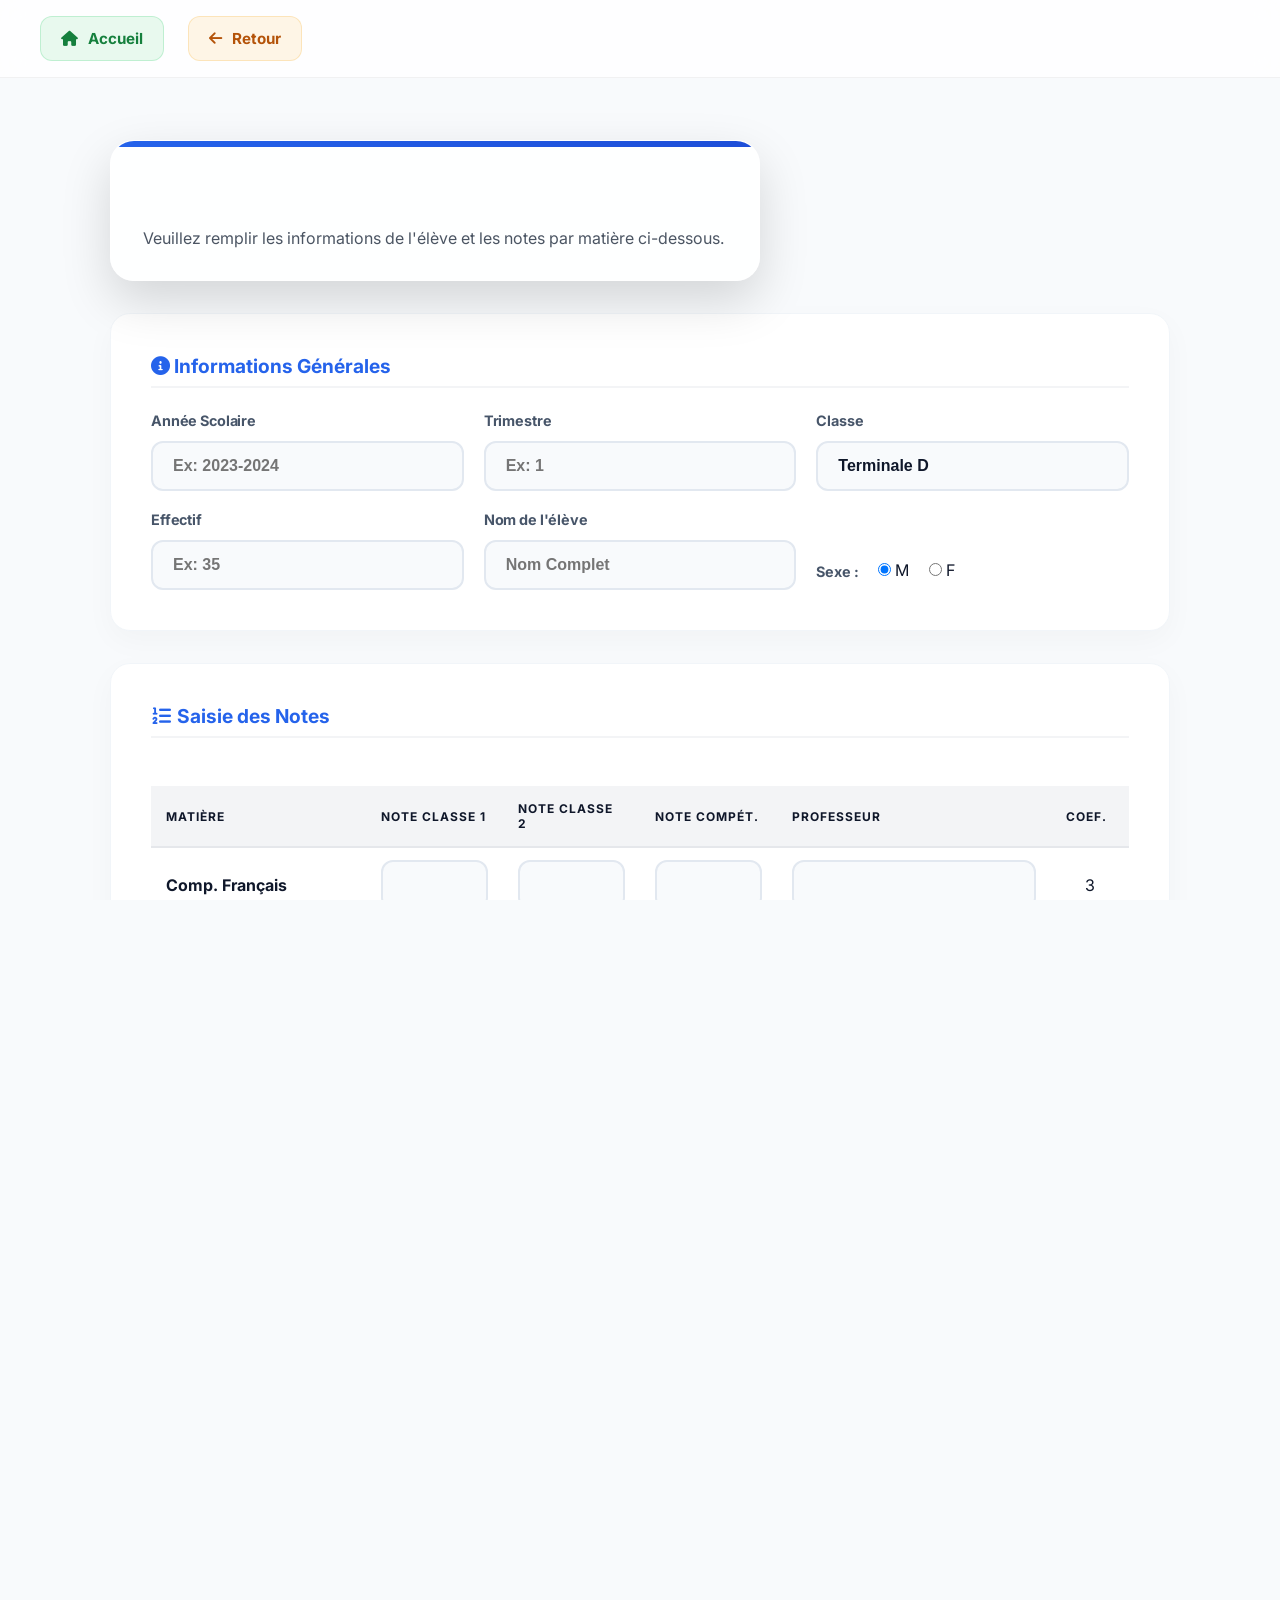
<file: T D.html>
<!DOCTYPE html>
<html lang="fr">

<head>
    <meta charset="UTF-8">
    <meta name="viewport" content="width=device-width, initial-scale=1.0">
    <title>Saisie des Notes | Terminale D</title>
    <link rel="stylesheet" href="style.css">
    <link rel="stylesheet" href="https://cdnjs.cloudflare.com/ajax/libs/font-awesome/6.0.0/css/all.min.css">
</head>

<body>
    <header class="premium-header">
        <a id="homeButton" href="index.html" class="nav-link home no-print">
            <i class="fas fa-home"></i> Accueil
        </a>
        <a id="backButton" href="serie.html" class="nav-link back no-print">
            <i class="fas fa-arrow-left"></i> Retour
        </a>
    </header>

    <main class="main-container">
        <div class="form-container animate-fade-in">
            <div class="glass-card" style="padding: 2rem; margin-bottom: 2rem; text-align: left;">
                <h1 style="font-size: 2rem; margin-bottom: 1rem;">Bulletin de Notes - Saisie (Terminale D)</h1>
                <p style="margin-bottom: 0;">Veuillez remplir les informations de l'élève et les notes par matière
                    ci-dessous.</p>
            </div>

            <form action="bulletinT D.php" method="POST">
                <!-- Informations générales -->
                <div class="card-section">
                    <h2
                        style="font-size: 1.2rem; color: var(--primary-color); margin-bottom: 1.5rem; border-bottom: 2px solid #f3f4f6; padding-bottom: 0.5rem;">
                        <i class="fas fa-info-circle"></i> Informations Générales
                    </h2>
                    <div style="display: grid; grid-template-columns: repeat(auto-fit, minmax(250px, 1fr)); gap: 20px;">
                        <div>
                            <label for="anneeScolaire" class="form-label">Année Scolaire</label>
                            <input type="text" id="anneeScolaire" name="anneeScolaire" class="form-control-premium"
                                placeholder="Ex: 2023-2024" required>
                        </div>
                        <div>
                            <label for="trimestre" class="form-label">Trimestre</label>
                            <input type="text" id="trimestre" name="trimestre" class="form-control-premium"
                                placeholder="Ex: 1" required>
                        </div>
                        <div>
                            <label for="classe" class="form-label">Classe</label>
                            <input type="text" id="classe" name="classe" class="form-control-premium"
                                value="Terminale D" readonly>
                        </div>
                        <div>
                            <label for="effectif" class="form-label">Effectif</label>
                            <input type="number" id="effectif" name="effectif" class="form-control-premium"
                                placeholder="Ex: 35" required>
                        </div>
                        <div>
                            <label for="nomEleve" class="form-label">Nom de l'élève</label>
                            <input type="text" id="nomEleve" name="nomEleve" class="form-control-premium"
                                placeholder="Nom Complet" required>
                        </div>
                        <div style="display: flex; align-items: flex-end; gap: 20px; padding-bottom: 10px;">
                            <label class="form-label" style="margin-bottom: 0;">Sexe :</label>
                            <label style="cursor: pointer; color: var(--text-color-dark);"><input type="radio"
                                    name="gender" value="Garçon" checked> M</label>
                            <label style="cursor: pointer; color: var(--text-color-dark);"><input type="radio"
                                    name="gender" value="Fille"> F</label>
                        </div>
                    </div>
                </div>

                <!-- Saisie des Notes -->
                <div class="card-section">
                    <h2
                        style="font-size: 1.2rem; color: var(--primary-color); margin-bottom: 1.5rem; border-bottom: 2px solid #f3f4f6; padding-bottom: 0.5rem;">
                        <i class="fas fa-list-ol"></i> Saisie des Notes
                    </h2>
                    <div style="overflow-x: auto;">
                        <table class="table-premium">
                            <thead>
                                <tr>
                                    <th style="width: 22%;">Matière</th>
                                    <th style="width: 14%;">Note Classe 1</th>
                                    <th style="width: 14%;">Note Classe 2</th>
                                    <th style="width: 14%;">Note Compét.</th>
                                    <th style="width: 28%;">Professeur</th>
                                    <th style="width: 8%;">Coef.</th>
                                </tr>
                            </thead>
                            <tbody>
                                <tr>
                                    <td><strong>Comp. Français</strong></td>
                                    <td><input type="number" step="0.01" min="0" max="99.99"
                                            class="form-control-premium" name="noteClasseFrancaise1" required></td>
                                    <td><input type="number" step="0.01" min="0" max="99.99"
                                            class="form-control-premium" name="noteClasseFrancaise2" required></td>
                                    <td><input type="number" step="0.01" min="0" max="99.99"
                                            class="form-control-premium" name="noteCompFrancaise" required></td>
                                    <td><input type="text" class="form-control-premium" name="profCompFrancaise"
                                            required></td>
                                    <td style="text-align: center;">3</td>
                                </tr>
                                <tr>
                                    <td><strong>Anglais</strong></td>
                                    <td><input type="number" step="0.01" min="0" max="99.99"
                                            class="form-control-premium" name="noteClasseAnglais1" required></td>
                                    <td><input type="number" step="0.01" min="0" max="99.99"
                                            class="form-control-premium" name="noteClasseAnglais2" required></td>
                                    <td><input type="number" step="0.01" min="0" max="99.99"
                                            class="form-control-premium" name="noteCompAnglais" required></td>
                                    <td><input type="text" class="form-control-premium" name="profCompAnglais" required>
                                    </td>
                                    <td style="text-align: center;">2</td>
                                </tr>
                                <tr>
                                    <td><strong>Histoire-Géo</strong></td>
                                    <td><input type="number" step="0.01" min="0" max="99.99"
                                            class="form-control-premium" name="noteClasseHistoireGeo1" required></td>
                                    <td><input type="number" step="0.01" min="0" max="99.99"
                                            class="form-control-premium" name="noteClasseHistoireGeo2" required></td>
                                    <td><input type="number" step="0.01" min="0" max="99.99"
                                            class="form-control-premium" name="noteCompHistoireGeo" required></td>
                                    <td><input type="text" class="form-control-premium" name="profCompHistoireGeo"
                                            required></td>
                                    <td style="text-align: center;">2</td>
                                </tr>
                                <tr>
                                    <td><strong>Philosophie</strong></td>
                                    <td><input type="number" step="0.01" min="0" max="99.99"
                                            class="form-control-premium" name="noteClassePhilo1" required></td>
                                    <td><input type="number" step="0.01" min="0" max="99.99"
                                            class="form-control-premium" name="noteClassePhilo2" required></td>
                                    <td><input type="number" step="0.01" min="0" max="99.99"
                                            class="form-control-premium" name="noteCompPhilo" required></td>
                                    <td><input type="text" class="form-control-premium" name="profCompPhilo" required>
                                    </td>
                                    <td style="text-align: center;">2</td>
                                </tr>
                                <tr>
                                    <td><strong>Mathématiques</strong></td>
                                    <td><input type="number" step="0.01" min="0" max="99.99"
                                            class="form-control-premium" name="noteClasseMath1" required></td>
                                    <td><input type="number" step="0.01" min="0" max="99.99"
                                            class="form-control-premium" name="noteClasseMath2" required></td>
                                    <td><input type="number" step="0.01" min="0" max="99.99"
                                            class="form-control-premium" name="noteCompMath" required></td>
                                    <td><input type="text" class="form-control-premium" name="profCompMath" required>
                                    </td>
                                    <td style="text-align: center;">3</td>
                                </tr>
                                <tr>
                                    <td><strong>Allemand</strong></td>
                                    <td><input type="number" step="0.01" min="0" max="99.99"
                                            class="form-control-premium" name="noteClasseAll1"></td>
                                    <td><input type="number" step="0.01" min="0" max="99.99"
                                            class="form-control-premium" name="noteClasseAll2"></td>
                                    <td><input type="number" step="0.01" min="0" max="99.99"
                                            class="form-control-premium" name="noteCompAll"></td>
                                    <td><input type="text" class="form-control-premium" name="profCompAll"></td>
                                    <td style="text-align: center;">2</td>
                                </tr>
                                <tr>
                                    <td><strong>Espagnol</strong></td>
                                    <td><input type="number" step="0.01" min="0" max="99.99"
                                            class="form-control-premium" name="noteClasseEsp1"></td>
                                    <td><input type="number" step="0.01" min="0" max="99.99"
                                            class="form-control-premium" name="noteClasseEsp2"></td>
                                    <td><input type="number" step="0.01" min="0" max="99.99"
                                            class="form-control-premium" name="noteCompEsp"></td>
                                    <td><input type="text" class="form-control-premium" name="profCompEsp"></td>
                                    <td style="text-align: center;">2</td>
                                </tr>
                                <tr>
                                    <td><strong>SVT</strong></td>
                                    <td><input type="number" step="0.01" min="0" max="99.99"
                                            class="form-control-premium" name="noteClasseSVT1" required></td>
                                    <td><input type="number" step="0.01" min="0" max="99.99"
                                            class="form-control-premium" name="noteClasseSVT2" required></td>
                                    <td><input type="number" step="0.01" min="0" max="99.99"
                                            class="form-control-premium" name="noteCompSVT" required></td>
                                    <td><input type="text" class="form-control-premium" name="profCompSVT" required>
                                    </td>
                                    <td style="text-align: center;">4</td>
                                </tr>
                                <tr>
                                    <td><strong>PCT / P-C</strong></td>
                                    <td><input type="number" step="0.01" min="0" max="99.99"
                                            class="form-control-premium" name="noteClassePhysique1" required></td>
                                    <td><input type="number" step="0.01" min="0" max="99.99"
                                            class="form-control-premium" name="noteClassePhysique2" required></td>
                                    <td><input type="number" step="0.01" min="0" max="99.99"
                                            class="form-control-premium" name="noteCompPhysique" required></td>
                                    <td><input type="text" class="form-control-premium" name="profCompPhysique"
                                            required></td>
                                    <td style="text-align: center;">3</td>
                                </tr>
                                <tr>
                                    <td><strong>EPS</strong></td>
                                    <td><input type="number" step="0.01" min="0" max="99.99"
                                            class="form-control-premium" name="noteClasseEPS1"></td>
                                    <td><input type="number" step="0.01" min="0" max="99.99"
                                            class="form-control-premium" name="noteClasseEPS2"></td>
                                    <td><input type="number" step="0.01" min="0" max="99.99"
                                            class="form-control-premium" name="noteCompEPS"></td>
                                    <td><input type="text" class="form-control-premium" name="profCompEPS"></td>
                                    <td><input type="number" class="form-control-premium" name="coefE"
                                            placeholder="Coef"></td>
                                </tr>
                                <tr>
                                    <td><strong>Musique/Dessin...</strong></td>
                                    <td><input type="number" step="0.01" min="0" max="99.99"
                                            class="form-control-premium" name="noteClasseFac1"></td>
                                    <td><input type="number" step="0.01" min="0" max="99.99"
                                            class="form-control-premium" name="noteClasseFac2"></td>
                                    <td><input type="number" step="0.01" min="0" max="99.99"
                                            class="form-control-premium" name="noteCompFac"></td>
                                    <td><input type="text" class="form-control-premium" name="profCompFac"></td>
                                    <td><input type="number" class="form-control-premium" name="coef"
                                            placeholder="Coef"></td>
                                </tr>
                            </tbody>
                        </table>
                    </div>
                </div>

                <!-- Signatures -->
                <div class="card-section">
                    <h2
                        style="font-size: 1.2rem; color: var(--primary-color); margin-bottom: 1.5rem; border-bottom: 2px solid #f3f4f6; padding-bottom: 0.5rem;">
                        <i class="fas fa-signature"></i> Signatures par défaut
                    </h2>
                    <div style="display: grid; grid-template-columns: 1fr 1fr; gap: 20px;">
                        <div>
                            <label for="titu" class="form-label">Titulaire de classe</label>
                            <input type="text" id="titu" name="titu" class="form-control-premium"
                                placeholder="Nom du Titulaire" required>
                        </div>
                        <div>
                            <label for="directeur" class="form-label">Le Directeur</label>
                            <input type="text" id="directeur" name="directeur" class="form-control-premium"
                                placeholder="Nom du Directeur" required>
                        </div>
                    </div>
                </div>

                <div style="text-align: center; margin: 3rem 0;">
                    <button type="submit" class="btn-premium" style="width: 100%; max-width: 400px; font-size: 1.3rem;">
                        <i class="fas fa-save"></i> Enregistrer le Bulletin
                    </button>
                </div>
            </form>
        </div>
    </main>

    <footer style="padding: 2rem 0; opacity: 0.5;">
        <p>Bulletin Jsauveur &copy; 2024 - Tous droits réservés</p>
    </footer>
    <script src="validator.js"></script>
</body>

</html>
</file>
<file: style.css>
@import url('https://fonts.googleapis.com/css2?family=Inter:wght@300;400;600;700&display=swap');

:root {
    --primary-color: #2563eb;
    --primary-gradient: linear-gradient(135deg, #2563eb 0%, #1d4ed8 100%);
    --secondary-color: #ef4444;
    --accent-color: #f59e0b;
    --background-color: #f8fafc;
    
    /* Design Blanc Premium */
    --card-bg: rgba(255, 255, 255, 0.9);
    --text-color-dark: #0f172a;
    --text-color-light: #ffffff;
    --input-bg: #ffffff;
    --input-border: #e2e8f0;

    --glass-bg: rgba(255, 255, 255, 0.85);
    --glass-border: rgba(255, 255, 255, 0.3);
    --card-shadow: 0 20px 50px rgba(0, 0, 0, 0.15);
    --border-radius: 24px;
    --transition: all 0.4s cubic-bezier(0.4, 0, 0.2, 1);
}

* {
    box-sizing: border-box;
    margin: 0;
    padding: 0;
}

body,
html {
    font-family: 'Inter', sans-serif;
    height: 100%;
    color: var(--text-color-dark);
    background-color: var(--background-color);
    background-attachment: fixed;
    overflow-x: hidden;
}

/* Nouveau Fond avec Dégradé et Formes */
body::before {
    content: '';
    position: fixed;
    top: 0; left: 0; right: 0; bottom: 0;
    background: radial-gradient(circle at top right, rgba(37, 99, 235, 0.05), transparent),
                radial-gradient(circle at bottom left, rgba(37, 99, 235, 0.05), transparent);
    z-index: -1;
}

/* Animations */
@keyframes fadeIn {
    from { opacity: 0; transform: translateY(30px); }
    to { opacity: 1; transform: translateY(0); }
}

@keyframes pulse {
    0% { transform: scale(1); box-shadow: 0 0 0 0 rgba(37, 99, 235, 0.4); }
    70% { transform: scale(1.05); box-shadow: 0 0 0 15px rgba(37, 99, 235, 0); }
    100% { transform: scale(1); box-shadow: 0 0 0 0 rgba(37, 99, 235, 0); }
}

.animate-fade-in {
    animation: fadeIn 1s cubic-bezier(0.2, 0.8, 0.2, 1) forwards;
}

/* Layouts */
.main-container {
    min-height: 100vh;
    display: flex;
    flex-direction: column;
    align-items: center;
    justify-content: center;
    padding: 40px 20px;
}

/* Premium Card */
.glass-card {
    background: var(--glass-bg);
    backdrop-filter: blur(15px);
    border: 1px solid var(--glass-border);
    padding: 3.5rem;
    border-radius: var(--border-radius);
    width: 100%;
    max-width: 650px;
    text-align: center;
    box-shadow: var(--card-shadow);
    position: relative;
    overflow: hidden;
}

.glass-card::before {
    content: '';
    position: absolute;
    top: 0; left: 0; right: 0;
    height: 6px;
    background: var(--primary-gradient);
}

.premium-header {
    position: fixed;
    top: 0; left: 0; right: 0;
    padding: 1.5rem 2rem;
    display: flex;
    justify-content: flex-start;
    gap: 1.5rem;
    z-index: 100;
}

.nav-link {
    text-decoration: none;
    padding: 0.75rem 1.5rem;
    border-radius: 12px;
    font-weight: 700;
    font-size: 0.95rem;
    display: flex;
    align-items: center;
    gap: 10px;
    transition: var(--transition);
    background: var(--glass-bg);
    backdrop-filter: blur(10px);
    border: 1px solid var(--glass-border);
    color: var(--text-color-dark);
}

.nav-link:hover {
    transform: translateY(-3px);
    background: white;
    box-shadow: 0 5px 15px rgba(0,0,0,0.1);
}

/* Choice Selection Styles */
.choice-grid {
    display: grid;
    grid-template-columns: repeat(auto-fit, minmax(200px, 1fr));
    gap: 2rem;
    margin-top: 1rem;
}

.btn-selection {
    display: flex;
    flex-direction: column;
    align-items: center;
    justify-content: center;
    padding: 2.5rem 1.5rem;
    border-radius: 20px;
    text-decoration: none;
    font-weight: 800;
    font-size: 1.1rem;
    transition: var(--transition);
    border: none;
    cursor: pointer;
    background: white;
    color: #334155;
    box-shadow: 0 4px 6px -1px rgba(0, 0, 0, 0.05);
    border: 1px solid #f1f5f9;
}

.btn-selection i {
    font-size: 2.5rem;
    margin-bottom: 1rem;
    background: var(--primary-gradient);
    -webkit-background-clip: text;
    -webkit-text-fill-color: transparent;
    transition: var(--transition);
}

.btn-selection:hover {
    transform: translateY(-8px);
    box-shadow: 0 20px 40px rgba(0,0,0,0.1);
    border-color: var(--primary-color);
}

.btn-selection:hover i {
    transform: scale(1.1);
}

.btn-selection.college:hover { border-color: #3b82f6; }
.btn-selection.lycee:hover { border-color: #8b5cf6; }

/* Dashboard Typography */
h1 { font-weight: 800; color: #0f172a; letter-spacing: -0.025em; }
p.description { color: #64748b; font-size: 1.1rem; margin-bottom: 2.5rem; line-height: 1.6; }
.glass-card {
    background: var(--glass-bg);
    backdrop-filter: blur(15px);
    border: 1px solid var(--glass-border);
    padding: 3rem;
    border-radius: var(--border-radius);
    width: 100%;
    box-shadow: var(--card-shadow);
    position: relative;
    overflow: hidden;
}

.form-header {
    text-align: left;
    margin-bottom: 2rem;
}

.form-header h1 {
    font-size: 2.5rem;
    margin-bottom: 0.5rem;
}

.form-header p {
    font-size: 1.1rem;
    color: #64748b;
}

/* Spécifique pour les titres sur fond blanc */
.glass-card h1 {
    background: linear-gradient(to right, var(--primary-color), var(--primary-light));
    -webkit-background-clip: text;
    -webkit-text-fill-color: transparent;
    font-size: 3rem;
}

.glass-card p {
    color: #4b5563;
}

/* Header / Navbar Premium Glass */
.premium-header {
    position: fixed;
    top: 0;
    left: 0;
    width: 100%;
    padding: 1rem 2.5rem;
    background: rgba(255, 255, 255, 0.8);
    backdrop-filter: blur(12px);
    z-index: 1000;
    display: flex;
    justify-content: flex-start;
    align-items: center;
    gap: 1.5rem;
    border-bottom: 1px solid rgba(0, 0, 0, 0.05);
}

.nav-link {
    display: flex;
    align-items: center;
    gap: 10px;
    color: #1e293b;
    text-decoration: none;
    padding: 0.75rem 1.25rem;
    border-radius: 12px;
    background: rgba(255, 255, 255, 0.5);
    border: 1px solid rgba(0, 0, 0, 0.05);
    transition: var(--transition);
    font-weight: 700;
    font-size: 0.95rem;
}

.nav-link:hover {
    background: white;
    transform: translateY(-2px);
    box-shadow: 0 4px 12px rgba(0, 0, 0, 0.05);
}

.nav-link.home {
    background: rgba(34, 197, 94, 0.1);
    color: #15803d;
    border-color: rgba(34, 197, 94, 0.2);
}

.nav-link.back {
    background: rgba(245, 158, 11, 0.1);
    color: #b45309;
    border-color: rgba(245, 158, 11, 0.2);
}

/* Form Elements (WHITE PREMIUM) */
.form-container {
    margin-top: 100px;
    width: 100%;
    max-width: 1100px;
    padding: 0 20px 50px;
}

.card-section {
    background: #ffffff;
    border-radius: 20px;
    padding: 2.5rem;
    margin-bottom: 2rem;
    border: 1px solid #f1f5f9;
    box-shadow: 0 10px 30px rgba(0, 0, 0, 0.03);
    color: var(--text-color-dark);
    transition: var(--transition);
}

.card-section:hover {
    box-shadow: 0 15px 40px rgba(0, 0, 0, 0.05);
}

.form-label {
    font-weight: 700;
    margin-bottom: 0.75rem;
    display: block;
    font-size: 0.9rem;
    color: #475569;
    letter-spacing: -0.01em;
}

.form-control-premium {
    width: 100%;
    background: #f8fafc;
    border: 2px solid #e2e8f0;
    border-radius: 12px;
    padding: 0.875rem 1.25rem;
    color: var(--text-color-dark);
    transition: var(--transition);
    font-size: 1rem;
    font-weight: 600;
}

.form-control-premium:focus {
    background: #ffffff;
    border-color: var(--primary-color);
    outline: none;
    box-shadow: 0 0 0 4px rgba(37, 99, 235, 0.1);
}

/* Tables Premium */
.table-premium {
    width: 100%;
    border-collapse: separate;
    border-spacing: 0;
    margin-top: 1.5rem;
    color: var(--text-color-dark);
}

.table-premium th {
    background: #f8fafc;
    padding: 1rem 1.5rem;
    font-size: 0.85rem;
    font-weight: 700;
    text-transform: uppercase;
    color: #64748b;
    border-bottom: 2px solid #f1f5f9;
    text-align: left;
}

.table-premium td {
    padding: 0.75rem 1rem;
    border-bottom: 1px solid #f1f5f9;
}

.table-premium tr:last-child td {
    border-bottom: none;
}

.btn-premium {
    background: var(--primary-gradient);
    color: white;
    padding: 1.25rem 2.5rem;
    border-radius: 16px;
    font-weight: 800;
    font-size: 1.1rem;
    border: none;
    cursor: pointer;
    transition: var(--transition);
    display: inline-flex;
    align-items: center;
    gap: 12px;
    box-shadow: 0 10px 20px rgba(37, 99, 235, 0.2);
}

.btn-premium:hover {
    transform: translateY(-4px);
    box-shadow: 0 15px 30px rgba(37, 99, 235, 0.3);
    filter: brightness(1.1);
}


.table-premium th {
    background: #f3f4f6;
    color: var(--text-color-dark);
    padding: 15px;
    text-align: left;
    font-weight: 700;
    text-transform: uppercase;
    font-size: 0.75rem;
    letter-spacing: 1px;
    border-bottom: 2px solid #e5e7eb;
}

.table-premium td {
    background: #ffffff;
    padding: 12px 15px;
    border-bottom: 1px solid #f3f4f6;
    transition: var(--transition);
}

.table-premium tr:hover td {
    background: #f9fafb;
}

.table-premium tr:last-child td {
    border-bottom: none;
}

/* Boutons */
.btn-premium {
    display: inline-block;
    padding: 18px 45px;
    font-size: 1.1rem;
    font-weight: 700;
    text-transform: uppercase;
    letter-spacing: 1.5px;
    color: #fff;
    background: linear-gradient(135deg, var(--secondary-color), var(--secondary-hover));
    border: none;
    border-radius: 12px;
    cursor: pointer;
    text-decoration: none;
    transition: var(--transition);
    box-shadow: 0 8px 25px rgba(179, 0, 0, 0.4);
}

.btn-premium:hover {
    transform: translateY(-4px);
    box-shadow: 0 12px 30px rgba(179, 0, 0, 0.5);
}

.btn-pulse {
    animation: pulse 2.5s infinite;
}

/* Footer */
footer {
    margin-top: 3rem;
    padding: 2rem 0;
    font-size: 0.9rem;
    color: #9ca3af;
    text-align: center;
}

@media (max-width: 768px) {
    .glass-card {
        padding: 2rem;
    }

    .glass-card h1 {
        font-size: 2.2rem;
    }

    .premium-header {
        padding: 12px 20px;
    }

    .nav-link span {
        display: none;
    }
}

/* ============================= */
/* Bulletin Preview (screen only) */
/* ============================= */
.bulletin-preview-wrapper {
    max-width: 960px;
    margin: 90px auto 40px;
    padding: 1.5rem;
}

.bulletin-page {
    background: #ffffff;
    border-radius: 20px;
    padding: 2.5rem;
    box-shadow: 0 20px 60px rgba(0, 0, 0, 0.08);
    border: 1px solid #f1f5f9;
    position: relative;
    overflow: hidden;
}

.bulletin-page::before {
    content: '';
    position: absolute;
    top: 0; left: 0; right: 0;
    height: 5px;
    background: var(--primary-gradient);
    border-radius: 20px 20px 0 0;
}

.bulletin-page table {
    font-size: 11px;
    width: 100%;
    border-collapse: collapse;
}

.bulletin-page th, .bulletin-page td {
    padding: 5px 6px;
    word-wrap: break-word;
}

.bulletin-page th {
    background: #f8fafc;
    font-weight: 700;
    text-align: center;
    border: 1px solid #e2e8f0;
}

.bulletin-page td {
    border: 1px solid #e2e8f0;
}

/* ========================= */
/* Impression Bulletin (print) */
/* ========================= */
@media print {
    .premium-header,
    .no-print { display: none !important; }

    .bulletin-preview-wrapper {
        margin: 0 !important;
        padding: 0 !important;
    }

    .bulletin-page {
        box-shadow: none !important;
        border: none !important;
        border-radius: 0 !important;
        padding: 0 !important;
        background: #fff0f5 !important;
        -webkit-print-color-adjust: exact;
        print-color-adjust: exact;
    }

    .bulletin-page::before {
        display: none !important;
    }

    body { background: #fff0f5 !important; }

    @page {
        size: A4 portrait;
        margin: 5mm 8mm;
    }
}
</file>
